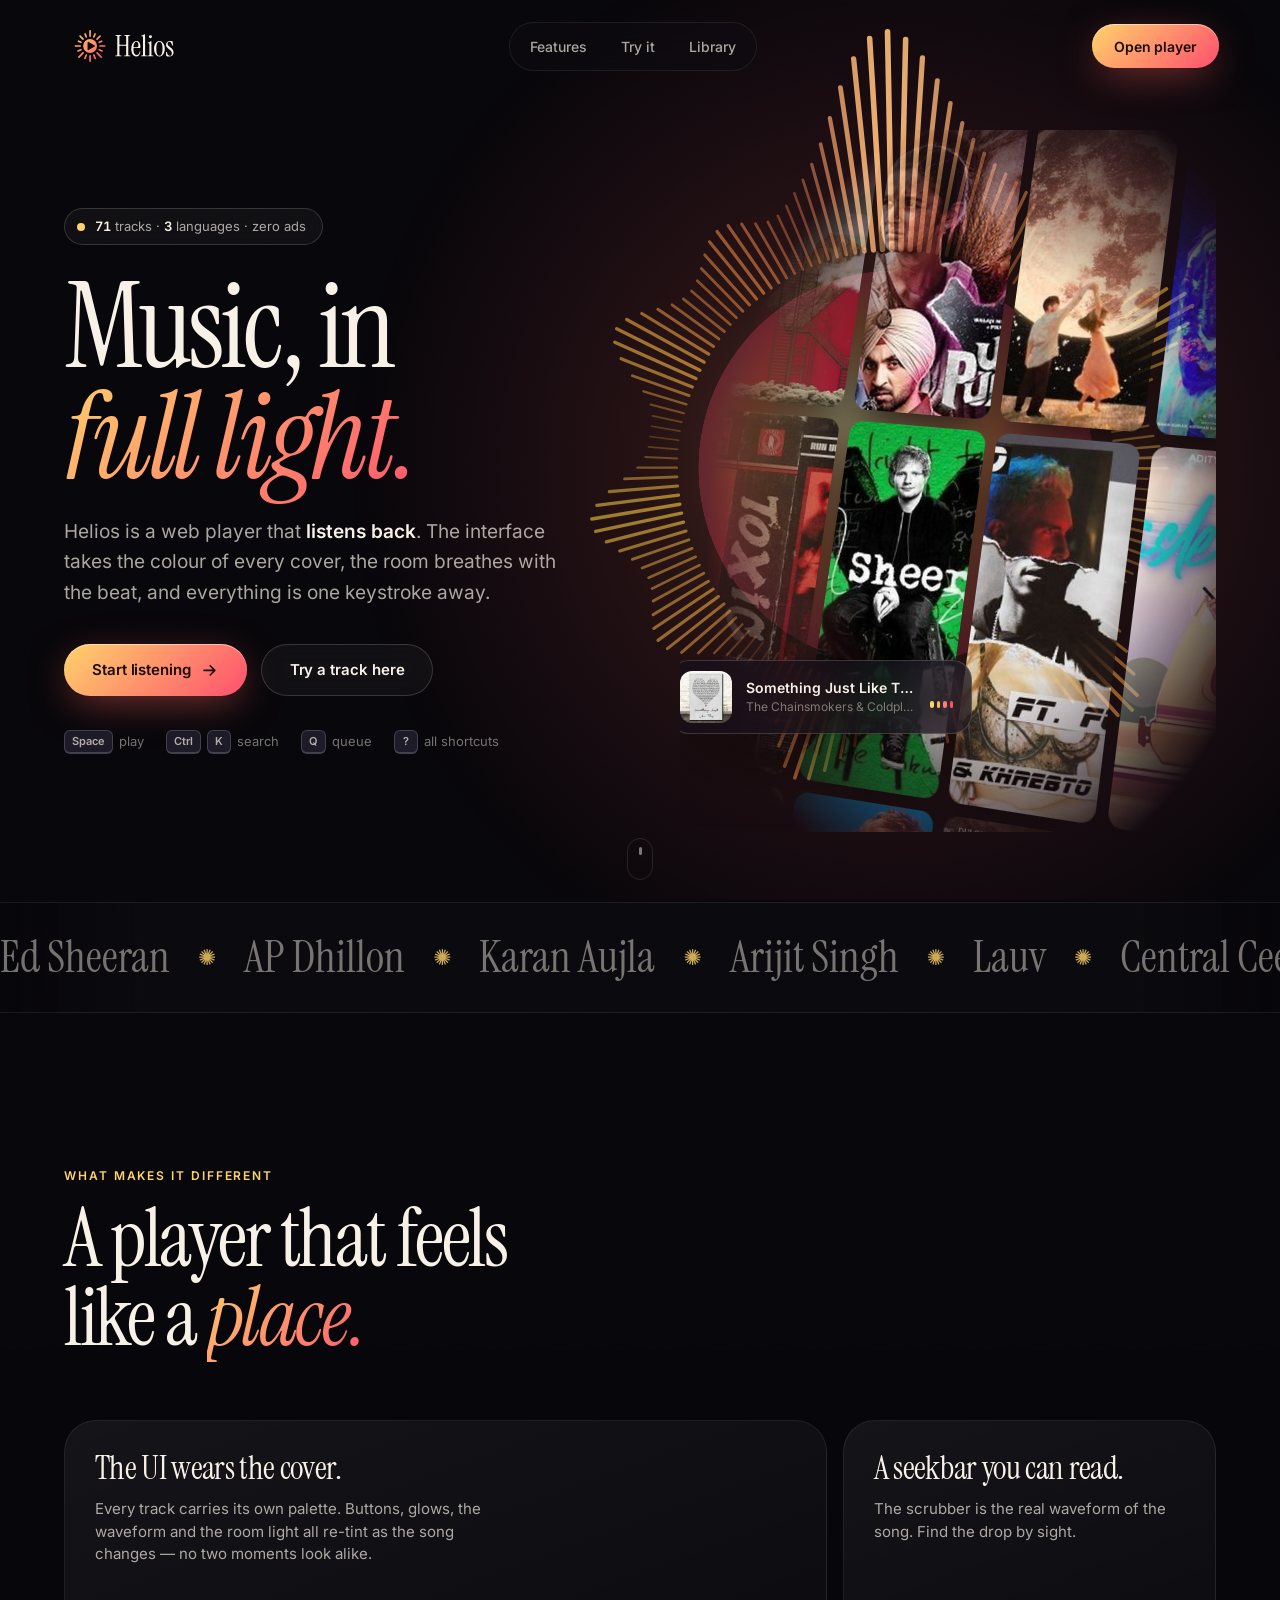
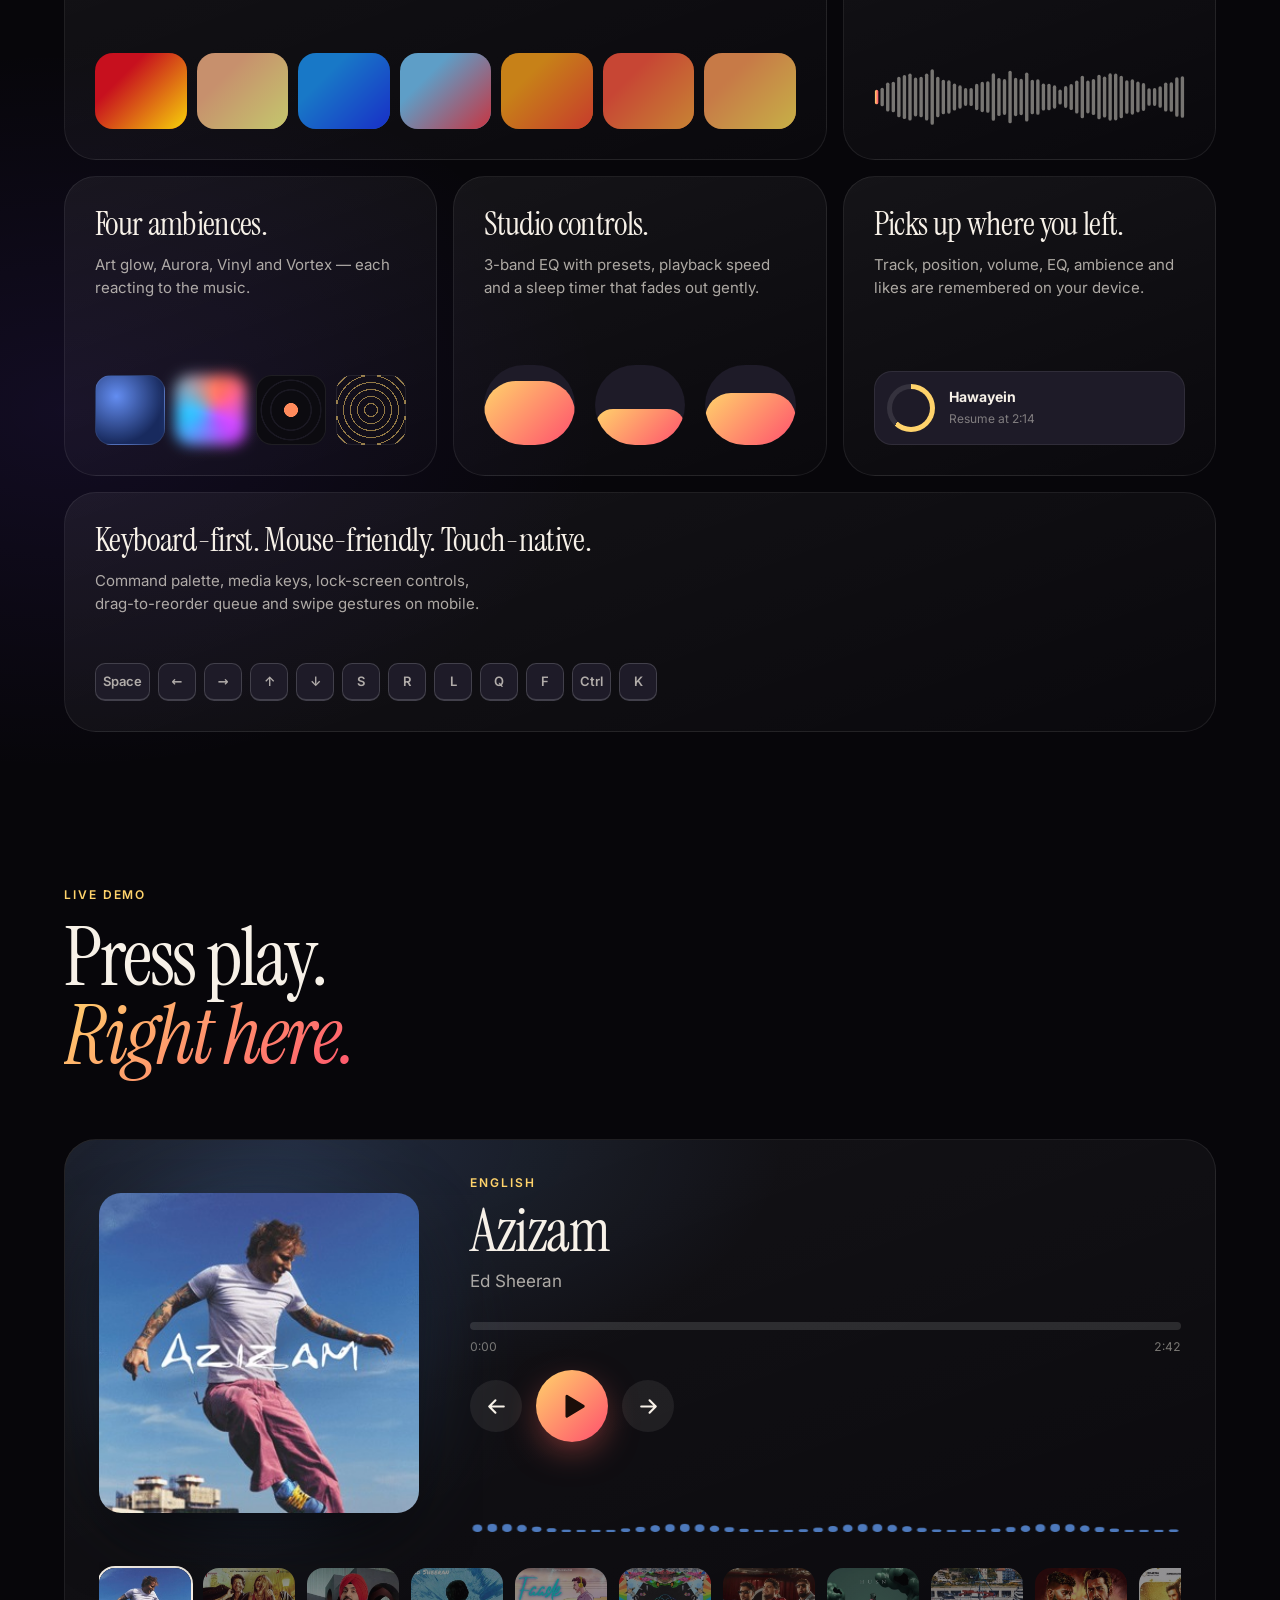
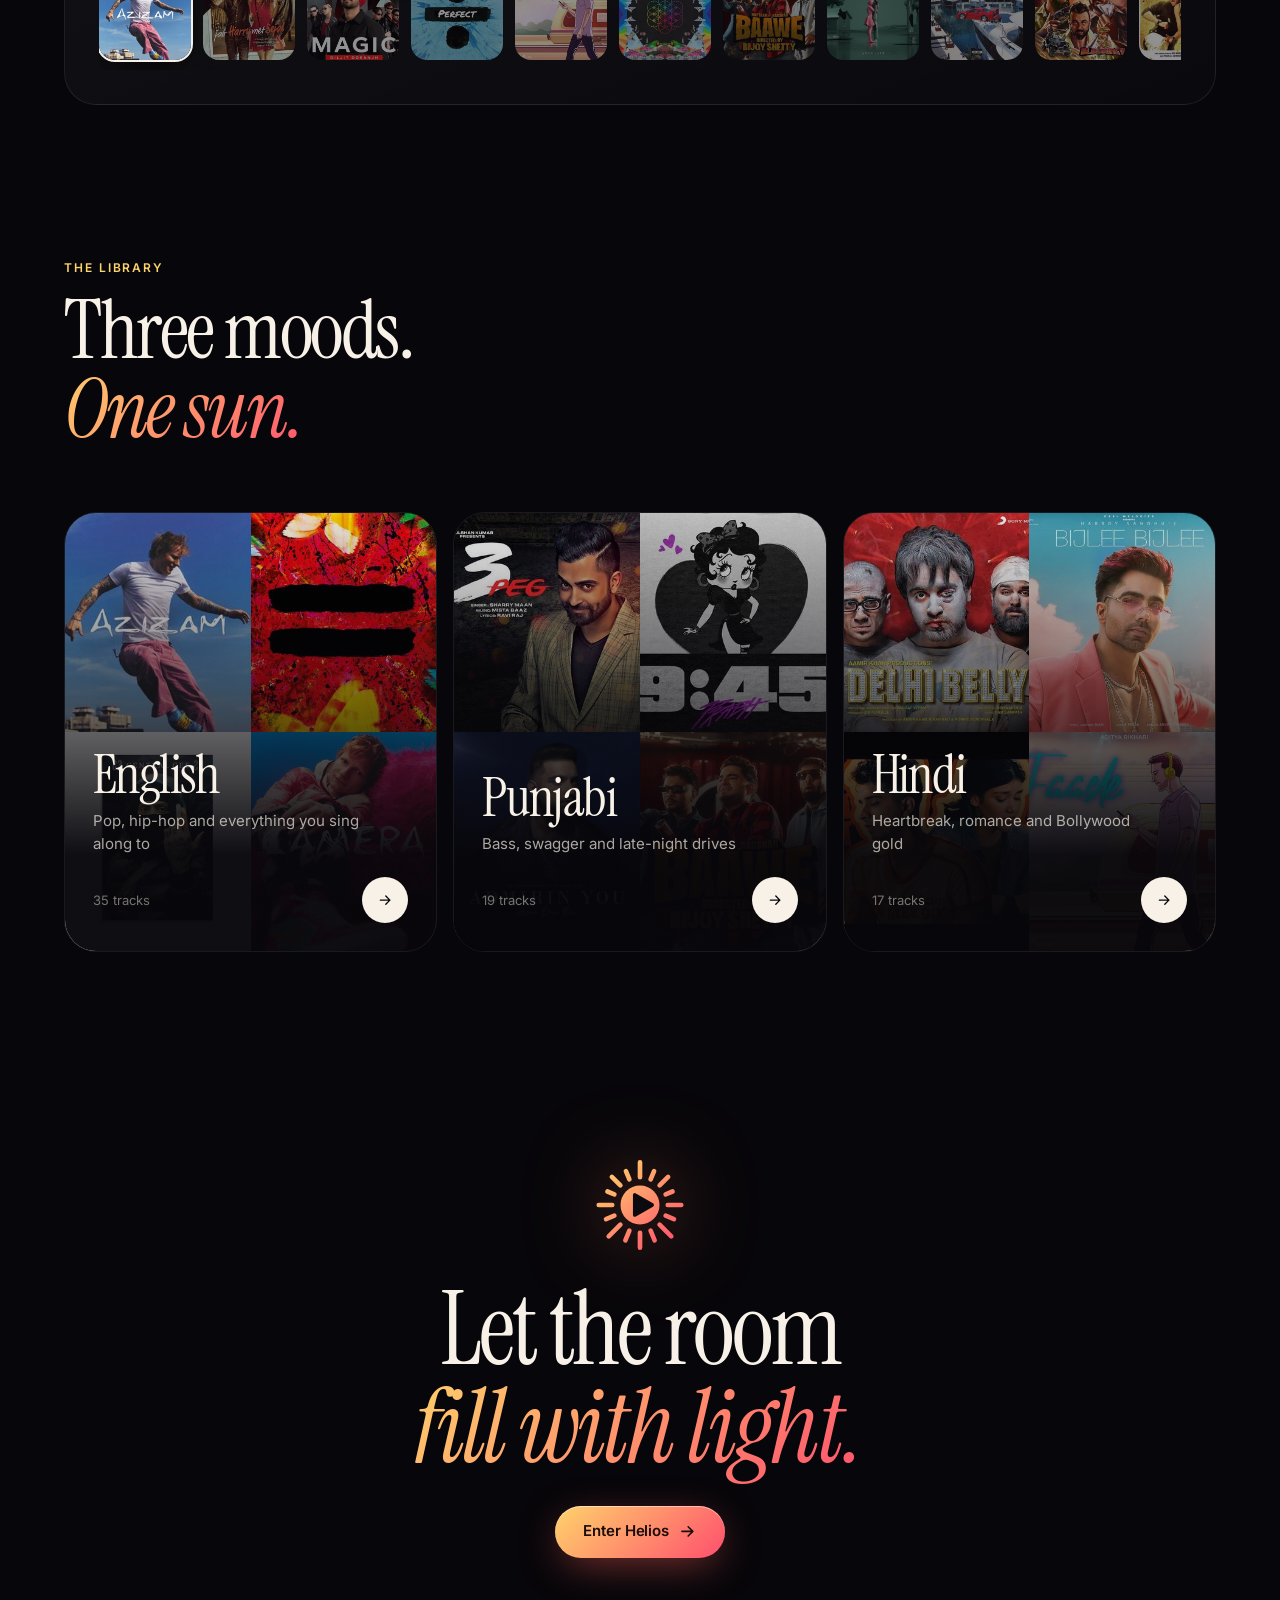
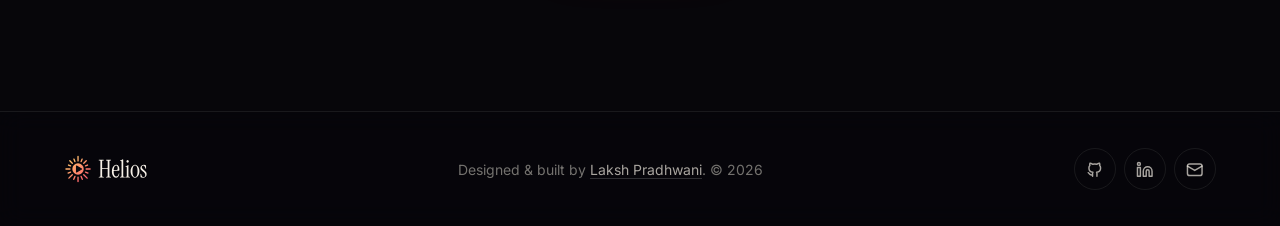
<file: index.html>
<!DOCTYPE html>
<html lang="en">
<head>
    <meta charset="UTF-8">
    <meta name="viewport" content="width=device-width, initial-scale=1, viewport-fit=cover">
    <title>Helios — Music, in full light</title>
    <meta name="description" content="Helios is an immersive web music player by Laksh Pradhwani. Adaptive colour that follows the cover art, four living ambiences, a real waveform seekbar, EQ, queue and a keyboard-first workflow.">
    <meta name="keywords" content="Helios, Helios Music Player, Laksh Pradhwani, web music player, audio visualizer, javascript music player, waveform, equalizer">
    <meta name="author" content="Laksh Pradhwani">
    <meta name="theme-color" content="#07060a">
    <link rel="canonical" href="https://music.lakshpradhwani.com/">

    <!-- Open Graph / Twitter -->
    <meta property="og:type" content="website">
    <meta property="og:site_name" content="Helios">
    <meta property="og:title" content="Helios — Music, in full light">
    <meta property="og:description" content="An immersive web music player. Adaptive colour, living ambiences, real waveform seekbar, EQ and a keyboard-first workflow.">
    <meta property="og:url" content="https://music.lakshpradhwani.com/">
    <meta property="og:image" content="https://music.lakshpradhwani.com/Assets/brand/og-image.png">
    <meta property="og:image:width" content="1200">
    <meta property="og:image:height" content="630">
    <meta name="twitter:card" content="summary_large_image">
    <meta name="twitter:title" content="Helios — Music, in full light">
    <meta name="twitter:description" content="An immersive web music player by Laksh Pradhwani.">
    <meta name="twitter:image" content="https://music.lakshpradhwani.com/Assets/brand/og-image.png">

    <link rel="icon" type="image/svg+xml" href="Assets/brand/favicon.svg">
    <link rel="icon" type="image/png" sizes="32x32" href="Assets/brand/favicon-32.png">
    <link rel="apple-touch-icon" href="Assets/brand/apple-touch-icon.png">
    <link rel="manifest" href="manifest.webmanifest">
    <link rel="preload" href="Assets/fonts/instrument-serif.woff2" as="font" type="font/woff2" crossorigin>
    <link rel="preload" href="Assets/fonts/inter-var.woff2" as="font" type="font/woff2" crossorigin>
    <link rel="stylesheet" href="css/base.css">
    <link rel="stylesheet" href="css/landing.css">
    <script>document.documentElement.classList.add('js')</script>

    <script type="application/ld+json">
    {
        "@context": "https://schema.org",
        "@type": "WebApplication",
        "name": "Helios Music Player",
        "url": "https://music.lakshpradhwani.com/",
        "applicationCategory": "MultimediaApplication",
        "operatingSystem": "Any (modern browser)",
        "author": { "@type": "Person", "name": "Laksh Pradhwani" },
        "offers": { "@type": "Offer", "price": "0", "priceCurrency": "USD" }
    }
    </script>
</head>
<body class="landing">

    <svg width="0" height="0" style="position:absolute" aria-hidden="true">
        <symbol id="i-arrow" viewBox="0 0 24 24"><path d="M5 12h14M13 6l6 6-6 6"/></symbol>
        <symbol id="i-play" viewBox="0 0 24 24"><path class="i-fill" d="M7 4.6v14.8a1 1 0 0 0 1.5.86l12.2-7.4a1 1 0 0 0 0-1.72L8.5 3.74A1 1 0 0 0 7 4.6Z"/></symbol>
        <symbol id="i-pause" viewBox="0 0 24 24"><rect class="i-fill" x="5.5" y="4" width="4.5" height="16" rx="1.4"/><rect class="i-fill" x="14" y="4" width="4.5" height="16" rx="1.4"/></symbol>
        <symbol id="i-github" viewBox="0 0 24 24"><path d="M9 19c-4.3 1.4-4.3-2.5-6-3m12 5v-3.5c0-1 .1-1.4-.5-2 2.8-.3 5.5-1.4 5.5-6a4.6 4.6 0 0 0-1.3-3.2 4.2 4.2 0 0 0-.1-3.2s-1.1-.3-3.5 1.3a12.3 12.3 0 0 0-6.2 0C6.5 2.8 5.4 3.1 5.4 3.1a4.2 4.2 0 0 0-.1 3.2A4.6 4.6 0 0 0 4 9.5c0 4.6 2.7 5.7 5.5 6-.6.6-.6 1.2-.5 2V21"/></symbol>
        <symbol id="i-linkedin" viewBox="0 0 24 24"><path d="M16 8a6 6 0 0 1 6 6v7h-4v-7a2 2 0 0 0-4 0v7h-4v-7a6 6 0 0 1 6-6ZM2 9h4v12H2zM4 6a2 2 0 1 0 0-4 2 2 0 0 0 0 4Z"/></symbol>
        <symbol id="i-mail" viewBox="0 0 24 24"><rect x="2" y="4" width="20" height="16" rx="3"/><path d="m22 7-10 6L2 7"/></symbol>
    </svg>

    <canvas id="sun" aria-hidden="true"></canvas>
    <div class="grain" aria-hidden="true"></div>

    <header class="nav" id="nav">
        <a href="index.html" class="brand" aria-label="Helios home">
            <img src="Assets/brand/helios-logo.svg" alt="Helios" height="34">
        </a>
        <nav class="nav-links" aria-label="Primary">
            <a href="#features">Features</a>
            <a href="#try">Try it</a>
            <a href="#library">Library</a>
        </nav>
        <a href="player.html" class="btn btn-sun nav-cta" data-enter>Open player</a>
    </header>

    <main>
        <!-- ============================ HERO ============================ -->
        <section class="hero" id="top">
            <div class="hero-copy">
                <p class="eyebrow reveal"><span class="live-dot"></span><span><b data-stat="tracks">71</b> tracks&nbsp;·&nbsp;<b data-stat="langs">3</b> languages&nbsp;·&nbsp;zero ads</span></p>
                <h1 class="reveal" style="--d:.08s">Music, in<br><em>full light.</em></h1>
                <p class="lede reveal" style="--d:.16s">Helios is a web player that <strong>listens back</strong>. The interface takes the colour of every cover, the room breathes with the beat, and everything is one keystroke away.</p>
                <div class="cta-row reveal" style="--d:.24s">
                    <a href="player.html" class="btn btn-sun" data-enter>Start listening <svg class="i"><use href="#i-arrow"/></svg></a>
                    <a href="#try" class="btn btn-ghost">Try a track here</a>
                </div>
                <ul class="hint-row reveal" style="--d:.32s" aria-label="Keyboard shortcuts">
                    <li><kbd>Space</kbd> play</li>
                    <li><kbd>Ctrl</kbd><kbd>K</kbd> search</li>
                    <li><kbd>Q</kbd> queue</li>
                    <li><kbd>?</kbd> all shortcuts</li>
                </ul>
            </div>

            <div class="hero-stage" aria-hidden="true">
                <div class="wall" id="wall"></div>
                <div class="float-card" id="float-card">
                    <img id="fc-cover" alt="" width="52" height="52">
                    <div class="fc-meta"><b id="fc-title">—</b><span id="fc-artist">—</span></div>
                    <div class="eq"><i></i><i></i><i></i><i></i></div>
                </div>
            </div>

            <a href="#features" class="scroll-cue" aria-label="Scroll to features"><span></span></a>
        </section>

        <!-- =========================== MARQUEE =========================== -->
        <section class="marquee" aria-label="Artists in the library">
            <div class="marquee-track" id="marquee"></div>
        </section>

        <!-- =========================== FEATURES ========================== -->
        <section class="section" id="features">
            <header class="section-head reveal">
                <p class="kicker">What makes it different</p>
                <h2>A player that feels<br>like a <em>place.</em></h2>
            </header>

            <div class="bento">
                <article class="card card-lg reveal" data-card="color">
                    <div class="card-body">
                        <h3>The UI wears the cover.</h3>
                        <p>Every track carries its own palette. Buttons, glows, the waveform and the room light all re-tint as the song changes — no two moments look alike.</p>
                    </div>
                    <div class="swatches" id="swatches" aria-hidden="true"></div>
                </article>

                <article class="card reveal" style="--d:.06s" data-card="wave">
                    <div class="card-body">
                        <h3>A seekbar you can read.</h3>
                        <p>The scrubber is the real waveform of the song. Find the drop by sight.</p>
                    </div>
                    <svg class="mini-wave" id="mini-wave" viewBox="0 0 200 48" preserveAspectRatio="none" aria-hidden="true"></svg>
                </article>

                <article class="card reveal" style="--d:.12s" data-card="ambience">
                    <div class="card-body">
                        <h3>Four ambiences.</h3>
                        <p>Art glow, Aurora, Vinyl and Vortex — each reacting to the music.</p>
                    </div>
                    <div class="amb-row" aria-hidden="true">
                        <span class="amb amb-art"></span><span class="amb amb-aurora"></span><span class="amb amb-vinyl"></span><span class="amb amb-vortex"></span>
                    </div>
                </article>

                <article class="card reveal" style="--d:.06s" data-card="eq">
                    <div class="card-body">
                        <h3>Studio controls.</h3>
                        <p>3-band EQ with presets, playback speed and a sleep timer that fades out gently.</p>
                    </div>
                    <div class="knobs" aria-hidden="true"><i style="--v:.8"></i><i style="--v:.45"></i><i style="--v:.65"></i></div>
                </article>

                <article class="card reveal" style="--d:.18s" data-card="resume">
                    <div class="card-body">
                        <h3>Picks up where you left.</h3>
                        <p>Track, position, volume, EQ, ambience and likes are remembered on your device.</p>
                    </div>
                    <div class="resume" aria-hidden="true"><span class="ring"></span><div><b>Hawayein</b><span>Resume at 2:14</span></div></div>
                </article>

                <article class="card card-wide reveal" style="--d:.12s" data-card="keys">
                    <div class="card-body">
                        <h3>Keyboard-first. Mouse-friendly. Touch-native.</h3>
                        <p>Command palette, media keys, lock-screen controls, drag-to-reorder queue and swipe gestures on mobile.</p>
                    </div>
                    <div class="keys" aria-hidden="true">
                        <kbd>Space</kbd><kbd>←</kbd><kbd>→</kbd><kbd>↑</kbd><kbd>↓</kbd><kbd>S</kbd><kbd>R</kbd><kbd>L</kbd><kbd>Q</kbd><kbd>F</kbd><kbd>Ctrl</kbd><kbd>K</kbd>
                    </div>
                </article>
            </div>
        </section>

        <!-- ============================ TRY IT ============================ -->
        <section class="section try" id="try">
            <header class="section-head reveal">
                <p class="kicker">Live demo</p>
                <h2>Press play.<br><em>Right here.</em></h2>
            </header>

            <div class="demo reveal">
                <div class="demo-main">
                    <div class="demo-art"><img id="demo-cover" alt="" width="360" height="360"><span class="demo-glow" id="demo-glow"></span></div>
                    <div class="demo-info">
                        <p class="kicker" id="demo-lang">English</p>
                        <h3 id="demo-title">—</h3>
                        <p id="demo-artist" class="demo-artist">—</p>
                        <div class="demo-bar" id="demo-bar" role="slider" tabindex="0" aria-label="Seek" aria-valuemin="0" aria-valuemax="100" aria-valuenow="0"><i id="demo-fill"></i></div>
                        <div class="demo-times"><span id="demo-cur">0:00</span><span id="demo-dur">0:00</span></div>
                        <div class="demo-ctrl">
                            <button class="round" id="demo-prev" aria-label="Previous"><svg class="i flip"><use href="#i-arrow"/></svg></button>
                            <button class="round round-big" id="demo-play" aria-label="Play"><svg class="i i-fill" id="demo-play-icon"><use href="#i-play"/></svg></button>
                            <button class="round" id="demo-next" aria-label="Next"><svg class="i"><use href="#i-arrow"/></svg></button>
                        </div>
                        <canvas id="demo-viz" width="640" height="96" aria-hidden="true"></canvas>
                    </div>
                </div>
                <div class="demo-picks" id="demo-picks" role="listbox" aria-label="Pick a track"></div>
            </div>
        </section>

        <!-- ============================ LIBRARY ============================ -->
        <section class="section" id="library">
            <header class="section-head reveal">
                <p class="kicker">The library</p>
                <h2>Three moods.<br><em>One sun.</em></h2>
            </header>
            <div class="lib-grid" id="lib-grid"></div>
        </section>

        <!-- ============================== CTA ============================== -->
        <section class="final">
            <img class="final-mark reveal" src="Assets/brand/helios-mark.svg" alt="" width="96" height="96">
            <h2 class="reveal" style="--d:.06s">Let the room<br><em>fill with light.</em></h2>
            <a href="player.html" class="btn btn-sun reveal" style="--d:.12s" data-enter>Enter Helios <svg class="i"><use href="#i-arrow"/></svg></a>
        </section>
    </main>

    <footer class="footer">
        <div class="footer-inner">
            <img src="Assets/brand/helios-logo.svg" alt="Helios" height="28">
            <p>Designed &amp; built by <a href="https://github.com/TheRealLaksh" rel="noopener">Laksh Pradhwani</a>. &copy; <span id="year">2025</span></p>
            <div class="social">
                <a href="https://github.com/TheRealLaksh" aria-label="GitHub" rel="noopener"><svg class="i"><use href="#i-github"/></svg></a>
                <a href="https://www.linkedin.com/in/laksh-pradhwani" aria-label="LinkedIn" rel="noopener"><svg class="i"><use href="#i-linkedin"/></svg></a>
                <a href="mailto:laksh.pradhwani@gmail.com" aria-label="Email"><svg class="i"><use href="#i-mail"/></svg></a>
            </div>
        </div>
    </footer>

    <script src="js/data.js"></script>
    <script src="js/landing.js"></script>
</body>
</html>
</file>
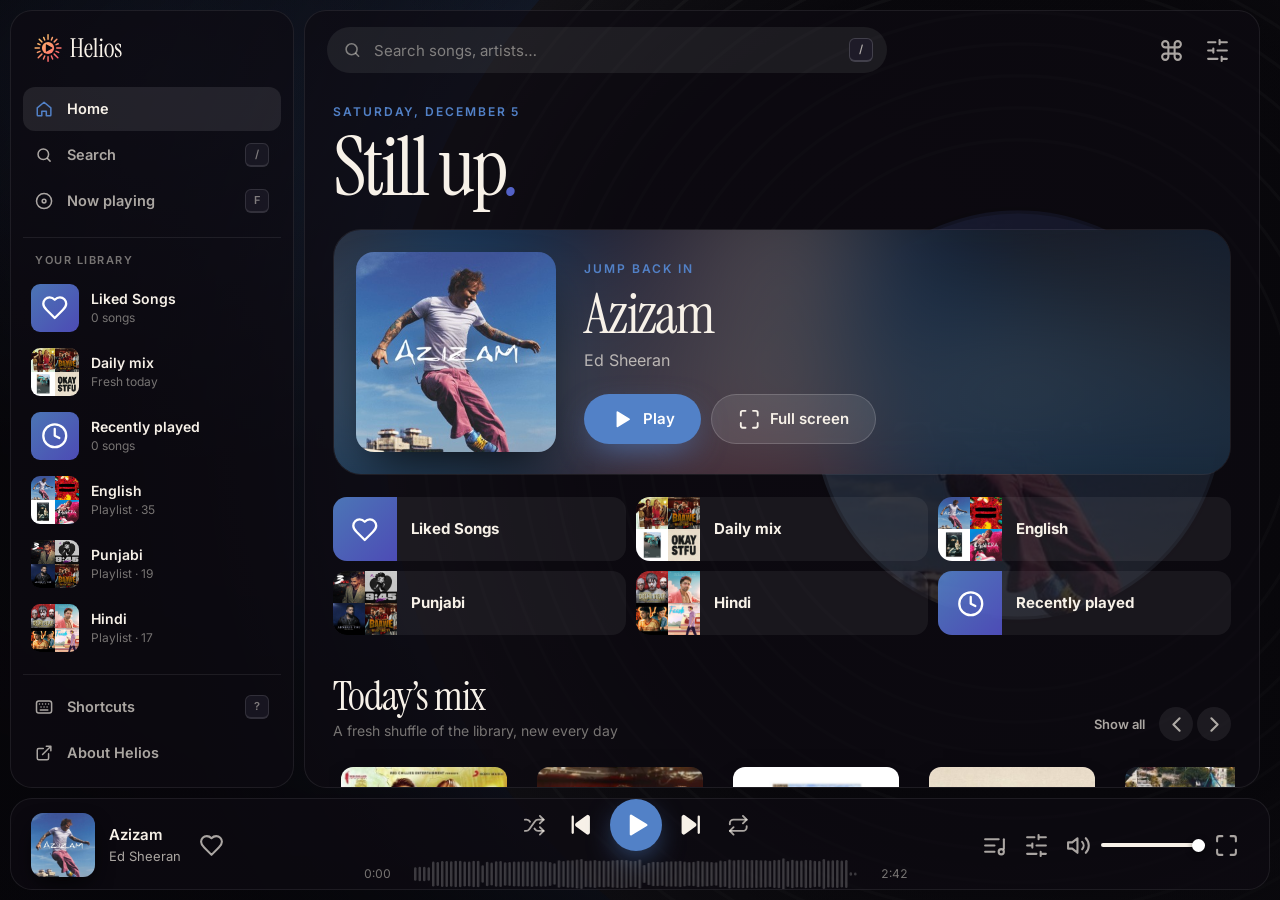
<file: player.html>
<!DOCTYPE html>
<html lang="en">
<head>
    <meta charset="UTF-8">
    <meta name="viewport" content="width=device-width, initial-scale=1, viewport-fit=cover">
    <title>Helios — Player</title>
    <meta name="description" content="The Helios player: adaptive colour that follows the cover, four living ambiences, a real waveform seekbar, 3-band EQ, queue, sleep timer and a command palette.">
    <meta name="author" content="Laksh Pradhwani">
    <meta name="theme-color" content="#07060a">
    <link rel="canonical" href="https://music.lakshpradhwani.com/player.html">
    <meta property="og:type" content="website">
    <meta property="og:site_name" content="Helios">
    <meta property="og:title" content="Helios Player">
    <meta property="og:description" content="An immersive web music player. Adaptive colour, living ambiences, real waveform seekbar and EQ.">
    <meta property="og:url" content="https://music.lakshpradhwani.com/player.html">
    <meta property="og:image" content="https://music.lakshpradhwani.com/Assets/brand/og-image.png">
    <meta name="twitter:card" content="summary_large_image">
    <meta name="twitter:image" content="https://music.lakshpradhwani.com/Assets/brand/og-image.png">

    <link rel="icon" type="image/svg+xml" href="Assets/brand/favicon.svg">
    <link rel="icon" type="image/png" sizes="32x32" href="Assets/brand/favicon-32.png">
    <link rel="apple-touch-icon" href="Assets/brand/apple-touch-icon.png">
    <link rel="manifest" href="manifest.webmanifest">
    <meta name="mobile-web-app-capable" content="yes">
    <meta name="apple-mobile-web-app-capable" content="yes">
    <meta name="apple-mobile-web-app-status-bar-style" content="black-translucent">
    <link rel="preload" href="Assets/fonts/inter-var.woff2" as="font" type="font/woff2" crossorigin>
    <link rel="preload" href="Assets/fonts/instrument-serif.woff2" as="font" type="font/woff2" crossorigin>
    <link rel="stylesheet" href="css/base.css">
    <link rel="stylesheet" href="css/player.css">
</head>
<body class="app">

<!-- ====================== ICON SPRITE ====================== -->
<svg width="0" height="0" style="position:absolute" aria-hidden="true" focusable="false">
    <symbol id="i-home" viewBox="0 0 24 24"><path d="M3 10.5 12 3l9 7.5V20a1 1 0 0 1-1 1h-5v-6H9v6H4a1 1 0 0 1-1-1z"/></symbol>
    <symbol id="i-search" viewBox="0 0 24 24"><circle cx="11" cy="11" r="7"/><path d="m20 20-3.5-3.5"/></symbol>
    <symbol id="i-library" viewBox="0 0 24 24"><path d="m16 6 4 14M12 6v14M8 8v12M4 4v16"/></symbol>
    <symbol id="i-heart" viewBox="0 0 24 24"><path d="M19 14c1.49-1.46 3-3.21 3-5.5A5.5 5.5 0 0 0 16.5 3c-1.76 0-3 .5-4.5 2-1.5-1.5-2.74-2-4.5-2A5.5 5.5 0 0 0 2 8.5c0 2.3 1.5 4.05 3 5.5l7 7Z"/></symbol>
    <symbol id="i-play" viewBox="0 0 24 24"><path d="M7 4.6v14.8a1 1 0 0 0 1.5.86l12.2-7.4a1 1 0 0 0 0-1.72L8.5 3.74A1 1 0 0 0 7 4.6Z" fill="currentColor" stroke="none"/></symbol>
    <symbol id="i-pause" viewBox="0 0 24 24"><rect x="5.5" y="4" width="4.5" height="16" rx="1.4" fill="currentColor" stroke="none"/><rect x="14" y="4" width="4.5" height="16" rx="1.4" fill="currentColor" stroke="none"/></symbol>
    <symbol id="i-prev" viewBox="0 0 24 24"><path d="M19 5.2v13.6a.8.8 0 0 1-1.25.66L8.4 12.66a.8.8 0 0 1 0-1.32l9.35-6.8A.8.8 0 0 1 19 5.2Z" fill="currentColor"/><path d="M5 5v14"/></symbol>
    <symbol id="i-next" viewBox="0 0 24 24"><path d="M5 5.2v13.6a.8.8 0 0 0 1.25.66l9.35-6.8a.8.8 0 0 0 0-1.32l-9.35-6.8A.8.8 0 0 0 5 5.2Z" fill="currentColor"/><path d="M19 5v14"/></symbol>
    <symbol id="i-shuffle" viewBox="0 0 24 24"><path d="M2 18h1.4c1.3 0 2.5-.6 3.3-1.7l6.1-8.6c.7-1.1 2-1.7 3.3-1.7H22"/><path d="m18 2 4 4-4 4"/><path d="M2 6h1.9c1.5 0 2.9.9 3.6 2.2"/><path d="M22 18h-5.9c-1.3 0-2.6-.7-3.3-1.8l-.5-.8"/><path d="m18 14 4 4-4 4"/></symbol>
    <symbol id="i-repeat" viewBox="0 0 24 24"><path d="m17 2 4 4-4 4"/><path d="M3 11v-1a4 4 0 0 1 4-4h14"/><path d="m7 22-4-4 4-4"/><path d="M21 13v1a4 4 0 0 1-4 4H3"/></symbol>
    <symbol id="i-repeat-1" viewBox="0 0 24 24"><path d="m17 2 4 4-4 4"/><path d="M3 11v-1a4 4 0 0 1 4-4h14"/><path d="m7 22-4-4 4-4"/><path d="M21 13v1a4 4 0 0 1-4 4H3"/><path d="M11 10h1v4"/></symbol>
    <symbol id="i-vol-2" viewBox="0 0 24 24"><path d="M11 5 6 9H2v6h4l5 4z"/><path d="M15.5 8.5a5 5 0 0 1 0 7"/><path d="M19 5a10 10 0 0 1 0 14"/></symbol>
    <symbol id="i-vol-1" viewBox="0 0 24 24"><path d="M11 5 6 9H2v6h4l5 4z"/><path d="M15.5 8.5a5 5 0 0 1 0 7"/></symbol>
    <symbol id="i-vol-x" viewBox="0 0 24 24"><path d="M11 5 6 9H2v6h4l5 4z"/><path d="m22 9-6 6M16 9l6 6"/></symbol>
    <symbol id="i-queue" viewBox="0 0 24 24"><path d="M21 15V6"/><circle cx="18.5" cy="18" r="2.5"/><path d="M12 12H3M16 6H3M12 18H3"/></symbol>
    <symbol id="i-more" viewBox="0 0 24 24"><circle cx="12" cy="12" r="1.2" fill="currentColor"/><circle cx="19" cy="12" r="1.2" fill="currentColor"/><circle cx="5" cy="12" r="1.2" fill="currentColor"/></symbol>
    <symbol id="i-x" viewBox="0 0 24 24"><path d="M18 6 6 18M6 6l12 12"/></symbol>
    <symbol id="i-down" viewBox="0 0 24 24"><path d="m6 9 6 6 6-6"/></symbol>
    <symbol id="i-right" viewBox="0 0 24 24"><path d="m9 6 6 6-6 6"/></symbol>
    <symbol id="i-left" viewBox="0 0 24 24"><path d="m15 6-6 6 6 6"/></symbol>
    <symbol id="i-tune" viewBox="0 0 24 24"><path d="M21 4h-7M10 4H3M21 12h-9M8 12H3M21 20h-5M12 20H3M14 2v4M8 10v4M16 18v4"/></symbol>
    <symbol id="i-keyboard" viewBox="0 0 24 24"><rect x="2" y="4" width="20" height="16" rx="3"/><path d="M6 8h.01M10 8h.01M14 8h.01M18 8h.01M8 12h.01M12 12h.01M16 12h.01M7 16h10"/></symbol>
    <symbol id="i-plus" viewBox="0 0 24 24"><path d="M5 12h14M12 5v14"/></symbol>
    <symbol id="i-sun" viewBox="0 0 24 24"><circle cx="12" cy="12" r="4"/><path d="M12 2v2M12 20v2M4.9 4.9l1.4 1.4M17.7 17.7l1.4 1.4M2 12h2M20 12h2M6.3 17.7l-1.4 1.4M19.1 4.9l-1.4 1.4"/></symbol>
    <symbol id="i-link" viewBox="0 0 24 24"><path d="M10 13a5 5 0 0 0 7.54.54l3-3a5 5 0 0 0-7.07-7.07l-1.72 1.71"/><path d="M14 11a5 5 0 0 0-7.54-.54l-3 3a5 5 0 0 0 7.07 7.07l1.71-1.71"/></symbol>
    <symbol id="i-moon" viewBox="0 0 24 24"><path d="M12 3a6 6 0 0 0 9 9 9 9 0 1 1-9-9Z"/></symbol>
    <symbol id="i-gauge" viewBox="0 0 24 24"><path d="m12 14 4-4"/><path d="M3.34 19a10 10 0 1 1 17.32 0"/></symbol>
    <symbol id="i-eq" viewBox="0 0 24 24"><path d="M2 10v3M6 6v11M10 3v18M14 8v7M18 5v13M22 10v3"/></symbol>
    <symbol id="i-expand" viewBox="0 0 24 24"><path d="M8 3H5a2 2 0 0 0-2 2v3M21 8V5a2 2 0 0 0-2-2h-3M3 16v3a2 2 0 0 0 2 2h3M16 21h3a2 2 0 0 0 2-2v-3"/></symbol>
    <symbol id="i-clock" viewBox="0 0 24 24"><circle cx="12" cy="12" r="10"/><path d="M12 6v6l4 2"/></symbol>
    <symbol id="i-disc" viewBox="0 0 24 24"><circle cx="12" cy="12" r="10"/><circle cx="12" cy="12" r="2.5"/></symbol>
    <symbol id="i-trash" viewBox="0 0 24 24"><path d="M3 6h18M19 6v14a2 2 0 0 1-2 2H7a2 2 0 0 1-2-2V6M8 6V4a2 2 0 0 1 2-2h4a2 2 0 0 1 2 2v2"/></symbol>
    <symbol id="i-grip" viewBox="0 0 24 24"><circle cx="9" cy="5" r="1.3" fill="currentColor"/><circle cx="9" cy="12" r="1.3" fill="currentColor"/><circle cx="9" cy="19" r="1.3" fill="currentColor"/><circle cx="15" cy="5" r="1.3" fill="currentColor"/><circle cx="15" cy="12" r="1.3" fill="currentColor"/><circle cx="15" cy="19" r="1.3" fill="currentColor"/></symbol>
    <symbol id="i-check" viewBox="0 0 24 24"><path d="M20 6 9 17l-5-5"/></symbol>
    <symbol id="i-wand" viewBox="0 0 24 24"><path d="M15 6v12a3 3 0 1 0 3-3H6a3 3 0 1 0 3 3V6a3 3 0 1 0-3 3h12a3 3 0 1 0-3-3"/></symbol>
    <symbol id="i-external" viewBox="0 0 24 24"><path d="M15 3h6v6M10 14 21 3M18 13v6a2 2 0 0 1-2 2H5a2 2 0 0 1-2-2V8a2 2 0 0 1 2-2h6"/></symbol>
    <symbol id="i-user" viewBox="0 0 24 24"><circle cx="12" cy="8" r="4"/><path d="M4 21a8 8 0 0 1 16 0"/></symbol>
</svg>

<!-- ====================== AMBIENCE (fixed backdrop) ====================== -->
<div id="ambience" aria-hidden="true">
    <div class="amb-layer amb-art is-on" id="amb-art-a"></div>
    <div class="amb-layer amb-art" id="amb-art-b"></div>
    <div class="amb-layer amb-aurora" id="amb-aurora"><i></i><i></i><i></i><i></i></div>
    <div class="amb-layer amb-vinyl" id="amb-vinyl">
        <svg viewBox="0 0 400 400" id="vinyl-svg">
            <defs>
                <clipPath id="vinyl-clip"><circle cx="200" cy="200" r="64"/></clipPath>
                <radialGradient id="vinyl-sheen" cx="50%" cy="50%" r="50%"><stop offset="0" stop-color="#fff" stop-opacity="0"/><stop offset=".7" stop-color="#fff" stop-opacity="0"/><stop offset="1" stop-color="#fff" stop-opacity=".07"/></radialGradient>
            </defs>
            <circle cx="200" cy="200" r="198" fill="#0a090d"/>
            <g fill="none" stroke="#fff" stroke-opacity=".05">
                <circle cx="200" cy="200" r="186"/><circle cx="200" cy="200" r="176"/><circle cx="200" cy="200" r="166"/><circle cx="200" cy="200" r="156"/><circle cx="200" cy="200" r="146"/><circle cx="200" cy="200" r="136"/><circle cx="200" cy="200" r="126"/><circle cx="200" cy="200" r="116"/><circle cx="200" cy="200" r="106"/><circle cx="200" cy="200" r="96"/><circle cx="200" cy="200" r="86"/>
            </g>
            <circle cx="200" cy="200" r="198" fill="url(#vinyl-sheen)"/>
            <image id="vinyl-label" href="" x="136" y="136" width="128" height="128" clip-path="url(#vinyl-clip)" preserveAspectRatio="xMidYMid slice"/>
            <circle cx="200" cy="200" r="64" fill="none" stroke="#000" stroke-opacity=".35" stroke-width="2"/>
            <circle cx="200" cy="200" r="5" fill="#0a090d"/>
        </svg>
    </div>
    <canvas class="amb-layer amb-vortex" id="amb-vortex"></canvas>
    <div class="amb-scrim"></div>
</div>

<!-- ====================== APP SHELL ====================== -->
<div class="shell" id="shell">

    <!-- Sidebar (desktop + tablet) -->
    <aside class="sidebar" id="sidebar" aria-label="Library">
        <a href="index.html" class="side-brand" aria-label="Helios home">
            <img src="Assets/brand/helios-mark.svg" alt="" width="34" height="34">
            <img src="Assets/brand/helios-logo.svg" alt="Helios" class="side-wordmark" height="26">
        </a>

        <nav class="side-nav" aria-label="Main">
            <a href="#/home" class="nav-item" data-nav="home"><svg class="i"><use href="#i-home"/></svg><span>Home</span></a>
            <button class="nav-item" id="nav-search" type="button"><svg class="i"><use href="#i-search"/></svg><span>Search</span><kbd>/</kbd></button>
            <button class="nav-item" id="nav-np" type="button"><svg class="i"><use href="#i-disc"/></svg><span>Now playing</span><kbd>F</kbd></button>
        </nav>

        <div class="side-section">
            <h2 class="side-title">Your library</h2>
            <ul class="side-list" id="side-lib"></ul>
        </div>

        <div class="side-foot">
            <button class="nav-item" id="open-shortcuts" type="button"><svg class="i"><use href="#i-keyboard"/></svg><span>Shortcuts</span><kbd>?</kbd></button>
            <a href="index.html" class="nav-item"><svg class="i"><use href="#i-external"/></svg><span>About Helios</span></a>
        </div>
    </aside>

    <!-- Main column -->
    <main class="main" id="main">
        <header class="topbar">
            <a href="index.html" class="top-logo" aria-label="Helios home"><img src="Assets/brand/helios-mark.svg" alt="" width="30" height="30"></a>
            <div class="search" role="search">
                <svg class="i"><use href="#i-search"/></svg>
                <input id="search-input" type="search" placeholder="Search songs, artists…" autocomplete="off" spellcheck="false" aria-label="Search songs and artists">
                <button class="search-clear" id="search-clear" type="button" aria-label="Clear search" hidden><svg class="i"><use href="#i-x"/></svg></button>
                <kbd class="search-kbd" aria-hidden="true">/</kbd>
            </div>
            <div class="top-actions">
                <button class="icon-btn" id="btn-palette" type="button" aria-label="Command palette (Ctrl K)" title="Command palette  Ctrl K"><svg class="i"><use href="#i-wand"/></svg></button>
                <button class="icon-btn" id="btn-tune-top" type="button" aria-label="Tune: ambience, EQ, speed, sleep timer" title="Tune  T"><svg class="i"><use href="#i-tune"/></svg></button>
            </div>
        </header>
        <div class="view-scroll" id="scroller">
            <div class="view" id="view" tabindex="-1"></div>
        </div>
    </main>

    <!-- Queue panel -->
    <aside class="queue" id="queue-panel" aria-label="Queue" aria-hidden="true" inert>
        <header class="panel-head">
            <h2>Queue</h2>
            <button class="icon-btn" data-close="queue" type="button" aria-label="Close queue"><svg class="i"><use href="#i-x"/></svg></button>
        </header>
        <div class="panel-body" id="queue-body"></div>
    </aside>

    <!-- Player bar / mini player -->
    <footer class="bar" id="bar" aria-label="Player">
        <div class="bar-left">
        <div class="bar-track" id="bar-open" role="button" tabindex="0" aria-label="Open now playing">
            <div class="bar-cover"><img id="bar-cover" alt="" width="64" height="64"><span class="bar-eq" aria-hidden="true"><i></i><i></i><i></i></span></div>
            <div class="bar-meta">
                <div class="marq"><b id="bar-title">Nothing playing</b></div>
                <span id="bar-artist">Pick something warm</span>
            </div>
        </div>
        <button class="icon-btn like-btn" id="bar-like" type="button" aria-label="Like" aria-pressed="false"><svg class="i"><use href="#i-heart"/></svg></button>
        </div>

        <div class="bar-center">
            <div class="transport">
                <button class="icon-btn t-small" id="btn-shuffle" type="button" aria-label="Shuffle" aria-pressed="false" title="Shuffle  S"><svg class="i"><use href="#i-shuffle"/></svg></button>
                <button class="icon-btn t-skip" id="btn-prev" type="button" aria-label="Previous" title="Previous  Shift+←"><svg class="i"><use href="#i-prev"/></svg></button>
                <button class="play-btn" id="btn-play" type="button" aria-label="Play" title="Play / pause  Space"><svg class="i"><use href="#i-play"/></svg></button>
                <button class="icon-btn t-skip" id="btn-next" type="button" aria-label="Next" title="Next  Shift+→"><svg class="i"><use href="#i-next"/></svg></button>
                <button class="icon-btn t-small" id="btn-repeat" type="button" aria-label="Repeat: off" aria-pressed="false" title="Repeat  R"><svg class="i"><use href="#i-repeat"/></svg></button>
            </div>
            <div class="seek-row">
                <span class="time" id="bar-cur">0:00</span>
                <div class="wave wave-bar" id="wave-bar" role="slider" tabindex="0" aria-label="Seek" aria-valuemin="0" aria-valuemax="100" aria-valuenow="0" aria-valuetext="0:00 of 0:00"><canvas></canvas><span class="wave-tip" hidden>0:00</span></div>
                <span class="time" id="bar-dur">0:00</span>
            </div>
        </div>

        <div class="bar-right">
            <button class="icon-btn" id="btn-queue" type="button" aria-label="Queue" aria-pressed="false" title="Queue  Q"><svg class="i"><use href="#i-queue"/></svg><span class="badge" id="queue-badge" hidden>0</span></button>
            <button class="icon-btn" id="btn-tune" type="button" aria-label="Tune" title="Tune  T"><svg class="i"><use href="#i-tune"/></svg></button>
            <div class="vol">
                <button class="icon-btn" id="btn-mute" type="button" aria-label="Mute" title="Mute  M"><svg class="i"><use href="#i-vol-2"/></svg></button>
                <input type="range" id="vol" min="0" max="1" step="0.01" value="1" aria-label="Volume">
            </div>
            <button class="icon-btn" id="btn-expand" type="button" aria-label="Open now playing" title="Now playing  F"><svg class="i"><use href="#i-expand"/></svg></button>
        </div>

        <!-- mobile mini controls -->
        <div class="mini-ctrl">
            <button class="icon-btn" id="mini-play" type="button" aria-label="Play"><svg class="i"><use href="#i-play"/></svg></button>
            <button class="icon-btn" id="mini-next" type="button" aria-label="Next"><svg class="i"><use href="#i-next"/></svg></button>
        </div>
        <div class="mini-progress" aria-hidden="true"><i id="mini-fill"></i></div>
    </footer>

    <!-- Mobile tab bar -->
    <nav class="tabbar" id="tabbar" aria-label="Main">
        <a href="#/home" data-nav="home"><svg class="i"><use href="#i-home"/></svg><span>Home</span></a>
        <a href="#/search" data-nav="search"><svg class="i"><use href="#i-search"/></svg><span>Search</span></a>
        <a href="#/library" data-nav="library"><svg class="i"><use href="#i-library"/></svg><span>Library</span></a>
        <a href="#/liked" data-nav="liked"><svg class="i"><use href="#i-heart"/></svg><span>Liked</span></a>
    </nav>
</div>

<!-- ====================== NOW PLAYING ====================== -->
<section class="np" id="np" aria-label="Now playing" aria-hidden="true" inert>
    <header class="np-top" id="np-top">
        <button class="icon-btn" id="np-close" type="button" aria-label="Close now playing"><svg class="i"><use href="#i-down"/></svg></button>
        <div class="np-from"><span>Playing from</span><b id="np-from">Library</b></div>
        <button class="icon-btn" id="np-tune" type="button" aria-label="Tune"><svg class="i"><use href="#i-tune"/></svg></button>
    </header>

    <div class="np-grid">
        <div class="np-stage" id="np-stage">
            <canvas id="np-viz" aria-hidden="true"></canvas>
            <div class="np-art" id="np-art"><img id="np-cover" alt="Album artwork" width="640" height="640"></div>
        </div>

        <div class="np-side">
            <div class="np-meta">
                <div class="np-titles">
                    <h2 id="np-title">—</h2>
                    <p id="np-artist">—</p>
                </div>
                <div class="np-actions">
                    <button class="icon-btn like-btn" id="np-like" type="button" aria-label="Like" aria-pressed="false"><svg class="i"><use href="#i-heart"/></svg></button>
                    <button class="icon-btn" id="np-share" type="button" aria-label="Copy link to this track"><svg class="i"><use href="#i-link"/></svg></button>
                </div>
            </div>

            <div class="np-seek">
                <div class="wave wave-np" id="wave-np" role="slider" tabindex="0" aria-label="Seek" aria-valuemin="0" aria-valuemax="100" aria-valuenow="0"><canvas></canvas><span class="wave-tip" hidden>0:00</span></div>
                <div class="np-times"><span id="np-cur">0:00</span><span id="np-dur">0:00</span></div>
            </div>

            <div class="np-controls">
                <button class="icon-btn t-small" id="np-shuffle" type="button" aria-label="Shuffle" aria-pressed="false"><svg class="i"><use href="#i-shuffle"/></svg></button>
                <button class="icon-btn t-skip" id="np-prev" type="button" aria-label="Previous"><svg class="i"><use href="#i-prev"/></svg></button>
                <button class="play-btn play-xl" id="np-play" type="button" aria-label="Play"><svg class="i"><use href="#i-play"/></svg></button>
                <button class="icon-btn t-skip" id="np-next" type="button" aria-label="Next"><svg class="i"><use href="#i-next"/></svg></button>
                <button class="icon-btn t-small" id="np-repeat" type="button" aria-label="Repeat: off" aria-pressed="false"><svg class="i"><use href="#i-repeat"/></svg></button>
            </div>

            <div class="np-upnext">
                <div class="np-upnext-head"><h3>Up next</h3><button class="chip" id="np-viz-mode" type="button" aria-label="Change visualizer"><svg class="i"><use href="#i-eq"/></svg><span>Bars</span></button></div>
                <div id="np-queue" class="qlist"></div>
            </div>
        </div>
    </div>
</section>

<!-- ====================== TUNE SHEET ====================== -->
<div class="scrim" id="scrim" hidden></div>
<section class="sheet" id="tune" role="dialog" aria-modal="true" aria-label="Tune" aria-hidden="true" inert>
    <header class="sheet-head">
        <h2>Tune</h2>
        <button class="icon-btn" data-close="tune" type="button" aria-label="Close"><svg class="i"><use href="#i-x"/></svg></button>
    </header>
    <div class="sheet-body">
        <section class="tune-sec">
            <h3><svg class="i"><use href="#i-sun"/></svg>Ambience</h3>
            <div class="amb-grid" id="tune-amb" role="radiogroup" aria-label="Ambience"></div>
        </section>

        <section class="tune-sec">
            <h3><svg class="i"><use href="#i-eq"/></svg>Equaliser</h3>
            <div class="chips" id="tune-presets" role="radiogroup" aria-label="EQ preset"></div>
            <div class="eq-sliders">
                <label><span>Bass</span><input type="range" min="-12" max="12" step="0.5" value="0" id="eq-bass" aria-label="Bass"><output id="eq-bass-v">0 dB</output></label>
                <label><span>Mids</span><input type="range" min="-12" max="12" step="0.5" value="0" id="eq-mid" aria-label="Mids"><output id="eq-mid-v">0 dB</output></label>
                <label><span>Treble</span><input type="range" min="-12" max="12" step="0.5" value="0" id="eq-treble" aria-label="Treble"><output id="eq-treble-v">0 dB</output></label>
            </div>
            <p class="note" id="eq-note" hidden>EQ and visualizers need the app to be served over http(s) — they're disabled when opened from a file.</p>
        </section>

        <section class="tune-sec">
            <h3><svg class="i"><use href="#i-gauge"/></svg>Speed</h3>
            <div class="chips" id="tune-speed" role="radiogroup" aria-label="Playback speed"></div>
        </section>

        <section class="tune-sec">
            <h3><svg class="i"><use href="#i-moon"/></svg>Sleep timer <span class="sleep-left" id="sleep-left"></span></h3>
            <div class="chips" id="tune-sleep" role="radiogroup" aria-label="Sleep timer"></div>
        </section>
    </div>
</section>

<!-- ====================== COMMAND PALETTE ====================== -->
<div class="palette" id="palette" hidden role="dialog" aria-modal="true" aria-label="Command palette">
    <div class="palette-box">
        <div class="palette-input">
            <svg class="i"><use href="#i-search"/></svg>
            <input id="palette-input" type="text" placeholder="Search songs, artists, or run a command…" autocomplete="off" spellcheck="false" aria-label="Command palette" role="combobox" aria-expanded="true" aria-controls="palette-list">
            <kbd>Esc</kbd>
        </div>
        <ul id="palette-list" class="palette-list" role="listbox"></ul>
        <footer class="palette-foot"><span><kbd>↑</kbd><kbd>↓</kbd> navigate</span><span><kbd>↵</kbd> select</span><span><kbd>Shift</kbd><kbd>↵</kbd> play next</span></footer>
    </div>
</div>

<!-- ====================== SHORTCUTS ====================== -->
<div class="modal" id="shortcuts" hidden role="dialog" aria-modal="true" aria-label="Keyboard shortcuts">
    <div class="modal-box">
        <header class="sheet-head"><h2>Keyboard shortcuts</h2><button class="icon-btn" data-close="shortcuts" type="button" aria-label="Close"><svg class="i"><use href="#i-x"/></svg></button></header>
        <div class="keys-grid" id="keys-grid"></div>
    </div>
</div>

<div class="ctx" id="ctx" hidden role="menu"></div>
<div class="toasts" id="toasts" role="status" aria-live="polite"></div>

<audio id="audio" preload="metadata" playsinline></audio>

<noscript><p style="position:fixed;inset:0;display:grid;place-items:center;background:#07060a;color:#f7f1e8;font:16px Inter,sans-serif">Helios needs JavaScript to play music.</p></noscript>

<script src="js/data.js"></script>
<script src="js/store.js"></script>
<script src="js/engine.js"></script>
<script src="js/ambience.js"></script>
<script src="js/player.js"></script>
<script src="js/ui.js"></script>
<script src="js/views.js"></script>
<script src="js/app.js"></script>
</body>
</html>
</file>
<file: css/base.css>
/* ==========================================================================
   Helios — design tokens, fonts, reset, shared primitives
   ========================================================================== */

@font-face {
    font-family: 'Inter';
    src: url('../Assets/fonts/inter-var.woff2') format('woff2');
    font-weight: 400 700;
    font-style: normal;
    font-display: swap;
}
@font-face {
    font-family: 'Instrument Serif';
    src: url('../Assets/fonts/instrument-serif.woff2') format('woff2');
    font-weight: 400;
    font-style: normal;
    font-display: swap;
}
@font-face {
    font-family: 'Instrument Serif';
    src: url('../Assets/fonts/instrument-serif-italic.woff2') format('woff2');
    font-weight: 400;
    font-style: italic;
    font-display: swap;
}

:root {
    /* Ink (surfaces) */
    --ink-0: #07060a;
    --ink-1: #0e0c13;
    --ink-2: #15131d;
    --ink-3: #1e1b28;
    --ink-4: #2a2636;

    /* Text */
    --text: #f7f1e8;
    --text-2: rgb(247 241 232 / 0.68);
    --text-3: rgb(247 241 232 / 0.46);

    /* Lines */
    --line: rgb(255 255 255 / 0.08);
    --line-strong: rgb(255 255 255 / 0.16);

    /* Brand sun */
    --sun-gold: #ffd36b;
    --sun-coral: #ff4f6d;
    --sun-gradient: linear-gradient(135deg, var(--sun-gold), var(--sun-coral));

    /* Adaptive accent — overwritten at runtime from the current cover */
    --accent-rgb: 255 179 71;
    --accent-2-rgb: 255 79 109;
    --accent: rgb(var(--accent-rgb));
    --accent-2: rgb(var(--accent-2-rgb));
    --on-accent: #120d05;

    /* Type */
    --font-ui: 'Inter', system-ui, -apple-system, 'Segoe UI', Roboto, sans-serif;
    --font-display: 'Instrument Serif', 'Iowan Old Style', Georgia, serif;

    /* Shape & motion */
    --r-sm: 10px;
    --r-md: 16px;
    --r-lg: 24px;
    --r-xl: 32px;
    --ease: cubic-bezier(0.22, 1, 0.36, 1);
    --ease-spring: cubic-bezier(0.34, 1.56, 0.64, 1);

    color-scheme: dark;
}

*,
*::before,
*::after {
    box-sizing: border-box;
    margin: 0;
    padding: 0;
}

html {
    -webkit-text-size-adjust: 100%;
    text-size-adjust: 100%;
}

body {
    background: var(--ink-0);
    color: var(--text);
    font-family: var(--font-ui);
    font-size: 15px;
    line-height: 1.5;
    -webkit-font-smoothing: antialiased;
    -moz-osx-font-smoothing: grayscale;
    font-feature-settings: 'cv11', 'ss03';
}

[hidden] { display: none !important; }
img, svg, canvas { display: block; max-width: 100%; }
button, input, select { font: inherit; color: inherit; }
button { background: none; border: 0; cursor: pointer; }
a { color: inherit; text-decoration: none; }
ul, ol { list-style: none; }

.sr-only {
    position: absolute; width: 1px; height: 1px; margin: -1px; padding: 0;
    overflow: hidden; clip: rect(0 0 0 0); white-space: nowrap; border: 0;
}

:focus-visible {
    outline: 2px solid var(--accent);
    outline-offset: 3px;
    border-radius: 6px;
}

::selection { background: rgb(var(--accent-rgb) / 0.35); }

/* Icons (inline SVG sprite) */
.i {
    width: 1.25em; height: 1.25em; flex: none;
    fill: none; stroke: currentColor; stroke-width: 2;
    stroke-linecap: round; stroke-linejoin: round;
}
.i-fill { fill: currentColor; stroke: none; }

/* Buttons */
.btn {
    display: inline-flex; align-items: center; justify-content: center; gap: 0.6em;
    height: 52px; padding: 0 28px; border-radius: 999px;
    font-weight: 600; font-size: 15px; letter-spacing: -0.005em;
    transition: transform 0.3s var(--ease), box-shadow 0.3s var(--ease), background 0.3s, border-color 0.3s;
    white-space: nowrap;
}
.btn:active { transform: scale(0.97); }
.btn-sun {
    background: var(--sun-gradient); color: #1a0d08;
    box-shadow: 0 10px 40px -8px rgb(255 99 90 / 0.55), inset 0 1px 0 rgb(255 255 255 / 0.5);
}
.btn-sun:hover { transform: translateY(-2px); box-shadow: 0 16px 50px -8px rgb(255 99 90 / 0.7), inset 0 1px 0 rgb(255 255 255 / 0.5); }
.btn-ghost {
    border: 1px solid var(--line-strong); background: rgb(255 255 255 / 0.04);
    backdrop-filter: blur(12px); -webkit-backdrop-filter: blur(12px);
}
.btn-ghost:hover { background: rgb(255 255 255 / 0.1); border-color: rgb(255 255 255 / 0.3); transform: translateY(-2px); }

kbd {
    display: inline-grid; place-items: center; min-width: 24px; height: 24px; padding: 0 7px;
    font: 600 11px/1 var(--font-ui); color: var(--text-2);
    background: var(--ink-3); border: 1px solid var(--line-strong); border-bottom-width: 2px;
    border-radius: 6px;
}

@media (prefers-reduced-motion: reduce) {
    *, *::before, *::after {
        animation-duration: 0.001ms !important;
        animation-iteration-count: 1 !important;
        transition-duration: 0.001ms !important;
        scroll-behavior: auto !important;
    }
}
</file>
<file: css/landing.css>
/* ==========================================================================
   Helios — landing page
   ========================================================================== */

body.landing {
    overflow-x: clip;
    background:
        radial-gradient(1200px 700px at 78% -8%, rgb(255 120 80 / 0.16), transparent 60%),
        radial-gradient(900px 600px at 5% 40%, rgb(120 70 255 / 0.1), transparent 60%),
        var(--ink-0);
    transition: opacity 0.6s var(--ease), filter 0.6s var(--ease);
}
body.landing.leaving { opacity: 0; filter: blur(12px); }

.flip { transform: scaleX(-1); }

#sun {
    position: fixed; inset: 0; width: 100%; height: 100%;
    z-index: 0; pointer-events: none;
    transition: opacity 0.2s linear;
}
.grain {
    position: fixed; inset: -50%; z-index: 1; pointer-events: none; opacity: 0.06; mix-blend-mode: overlay;
    background-image: url("data:image/svg+xml,%3Csvg xmlns='http://www.w3.org/2000/svg' width='160' height='160'%3E%3Cfilter id='n'%3E%3CfeTurbulence type='fractalNoise' baseFrequency='.9' numOctaves='2' stitchTiles='stitch'/%3E%3C/filter%3E%3Crect width='100%25' height='100%25' filter='url(%23n)'/%3E%3C/svg%3E");
}

main, .footer { position: relative; z-index: 2; }

/* ---------- Nav ---------- */
.nav {
    position: fixed; top: 14px; left: 50%; transform: translateX(-50%); z-index: 50;
    width: min(1180px, calc(100% - 28px)); height: 64px; padding: 0 10px 0 22px;
    display: flex; align-items: center; justify-content: space-between; gap: 16px;
    border: 1px solid transparent; border-radius: 999px;
    transition: background 0.4s, border-color 0.4s, backdrop-filter 0.4s, box-shadow 0.4s;
}
.nav.scrolled {
    background: rgb(14 12 19 / 0.62); border-color: var(--line);
    backdrop-filter: blur(22px) saturate(1.4); -webkit-backdrop-filter: blur(22px) saturate(1.4);
    box-shadow: 0 20px 60px -20px rgb(0 0 0 / 0.7);
}
.brand img { height: 34px; width: auto; }
.nav-links { display: flex; gap: 2px; padding: 4px; border-radius: 999px; background: rgb(14 12 19 / 0.5); border: 1px solid var(--line); backdrop-filter: blur(16px); -webkit-backdrop-filter: blur(16px); }
.nav-links a {
    padding: 9px 16px; border-radius: 999px; color: var(--text-2); font-weight: 500; font-size: 14px;
    transition: color 0.2s, background 0.2s;
}
.nav-links a:hover { color: var(--text); background: rgb(255 255 255 / 0.07); }
.nav-cta { height: 44px; padding: 0 22px; font-size: 14px; }

/* ---------- Hero ---------- */
.hero {
    position: relative; min-height: 100svh; padding: 130px max(24px, 5vw) 70px;
    display: grid; grid-template-columns: minmax(0, 1.05fr) minmax(0, 0.95fr); align-items: center; gap: 24px;
    max-width: 1400px; margin: 0 auto;
}
.eyebrow {
    display: inline-flex; align-items: center; gap: 10px; padding: 8px 16px 8px 12px;
    border: 1px solid var(--line-strong); border-radius: 999px; font-size: 13px; color: var(--text-2);
    background: rgb(255 255 255 / 0.04); backdrop-filter: blur(10px); -webkit-backdrop-filter: blur(10px);
}
.eyebrow b { color: var(--text); font-weight: 600; font-variant-numeric: tabular-nums; }
.live-dot { width: 8px; height: 8px; border-radius: 50%; background: var(--sun-gold); box-shadow: 0 0 0 0 rgb(255 211 107 / 0.7); animation: ping 2.2s infinite; }
@keyframes ping { 70%, 100% { box-shadow: 0 0 0 10px rgb(255 211 107 / 0); } }

h1 {
    margin: 26px 0 24px; font-family: var(--font-display); font-weight: 400;
    font-size: clamp(54px, 9.4vw, 148px); line-height: 0.92; letter-spacing: -0.035em;
}
h1 em, h2 em {
    font-style: italic; padding-right: 0.06em;
    background: var(--sun-gradient); -webkit-background-clip: text; background-clip: text; color: transparent;
}
.lede { max-width: 520px; font-size: clamp(16px, 1.5vw, 19px); line-height: 1.6; color: var(--text-2); }
.lede strong { color: var(--text); font-weight: 600; }
.cta-row { display: flex; flex-wrap: wrap; gap: 14px; margin-top: 36px; }
.hint-row { display: flex; flex-wrap: wrap; gap: 8px 22px; margin-top: 34px; color: var(--text-3); font-size: 13px; }
.hint-row li { display: inline-flex; align-items: center; gap: 6px; }

/* Cover wall */
.hero-stage { position: relative; height: min(78vh, 760px); overflow: clip; overflow-clip-margin: 0px; }
.wall {
    position: absolute; inset: -10% -14% -10% 0; display: grid; grid-template-columns: repeat(4, 1fr); gap: 12px;
    transform: perspective(1600px) rotateX(10deg) rotateY(-16deg) rotateZ(8deg) scale(1.02);
    -webkit-mask-image: radial-gradient(ellipse 62% 62% at 50% 50%, #000 40%, transparent 78%);
            mask-image: radial-gradient(ellipse 62% 62% at 50% 50%, #000 40%, transparent 78%);
}
.wall-col { display: flex; flex-direction: column; gap: 12px; animation: wall-up 70s linear infinite; will-change: transform; }
.wall-col:nth-child(2) { animation-name: wall-down; animation-duration: 85s; }
.wall-col:nth-child(3) { animation-duration: 60s; }
.wall-col:nth-child(4) { animation-name: wall-down; animation-duration: 75s; }
.wall-col img {
    width: 100%; aspect-ratio: 1; object-fit: cover; border-radius: 14px;
    box-shadow: 0 18px 40px -14px rgb(0 0 0 / 0.8); background: var(--ink-3);
}
@keyframes wall-up { to { transform: translateY(-50%); } }
@keyframes wall-down { from { transform: translateY(-50%); } to { transform: translateY(0); } }

.float-card {
    position: absolute; left: -2%; bottom: 14%; z-index: 3; display: flex; align-items: center; gap: 14px;
    padding: 10px 18px 10px 10px; border-radius: 20px; min-width: 260px;
    background: rgb(20 17 28 / 0.7); border: 1px solid var(--line-strong);
    backdrop-filter: blur(24px) saturate(1.5); -webkit-backdrop-filter: blur(24px) saturate(1.5);
    box-shadow: 0 30px 70px -20px rgb(0 0 0 / 0.8);
    animation: bob 7s ease-in-out infinite;
}
@keyframes bob { 50% { transform: translateY(-12px); } }
.float-card img { width: 52px; height: 52px; border-radius: 12px; object-fit: cover; }
.fc-meta { display: flex; flex-direction: column; min-width: 0; flex: 1; }
.fc-meta b { font-size: 14px; font-weight: 600; white-space: nowrap; overflow: hidden; text-overflow: ellipsis; max-width: 170px; }
.fc-meta span { font-size: 12px; color: var(--text-3); white-space: nowrap; overflow: hidden; text-overflow: ellipsis; max-width: 170px; }
.eq { display: flex; align-items: flex-end; gap: 3px; height: 22px; }
.eq i { width: 3.5px; border-radius: 2px; background: var(--sun-gold); height: 30%; animation: eq 1s ease-in-out infinite; }
.eq i:nth-child(2) { animation-delay: -0.3s; background: #ffb069; }
.eq i:nth-child(3) { animation-delay: -0.6s; background: #ff7f6b; }
.eq i:nth-child(4) { animation-delay: -0.15s; background: var(--sun-coral); }
@keyframes eq { 0%, 100% { height: 25%; } 50% { height: 100%; } }

.scroll-cue {
    position: absolute; bottom: 22px; left: 50%; width: 26px; height: 42px; margin-left: -13px;
    border: 1.5px solid var(--line-strong); border-radius: 14px; opacity: 0.7;
}
.scroll-cue span { position: absolute; top: 8px; left: 50%; width: 3px; height: 8px; margin-left: -1.5px; border-radius: 2px; background: var(--text-2); animation: cue 1.8s ease-in-out infinite; }
@keyframes cue { 0% { opacity: 0; transform: translateY(0); } 40% { opacity: 1; } 100% { opacity: 0; transform: translateY(14px); } }

/* ---------- Marquee ---------- */
.marquee {
    border-block: 1px solid var(--line); overflow: hidden; padding: 22px 0;
    background: linear-gradient(90deg, var(--ink-0), transparent 12%, transparent 88%, var(--ink-0)), rgb(255 255 255 / 0.015);
}
.marquee-track { display: flex; gap: 0; width: max-content; animation: marquee 60s linear infinite; }
.marquee:hover .marquee-track { animation-play-state: paused; }
.marquee-track span {
    font-family: var(--font-display); font-size: clamp(28px, 3.4vw, 46px); color: var(--text-3);
    display: inline-flex; align-items: center; gap: 28px; padding-right: 28px; white-space: nowrap; transition: color 0.3s;
}
.marquee-track span::after { content: '✺'; font-family: var(--font-ui); font-size: 0.5em; color: var(--sun-gold); opacity: 0.8; }
.marquee-track span:hover { color: var(--text); }
@keyframes marquee { to { transform: translateX(-50%); } }

/* ---------- Sections ---------- */
.section { max-width: 1280px; margin: 0 auto; padding: clamp(80px, 12vw, 160px) max(24px, 5vw) 0; }
.section-head { margin-bottom: clamp(36px, 5vw, 64px); }
.kicker { font-size: 12px; font-weight: 600; letter-spacing: 0.16em; text-transform: uppercase; color: var(--sun-gold); }
h2 { margin-top: 14px; font-family: var(--font-display); font-weight: 400; font-size: clamp(42px, 6.4vw, 92px); line-height: 0.96; letter-spacing: -0.03em; }

/* ---------- Bento ---------- */
.bento { display: grid; grid-template-columns: repeat(6, 1fr); gap: 16px; }
.card {
    position: relative; overflow: hidden; display: flex; flex-direction: column; justify-content: space-between; gap: 28px;
    grid-column: span 2; min-height: 300px; padding: 30px; border-radius: var(--r-xl);
    background: linear-gradient(160deg, rgb(255 255 255 / 0.06), rgb(255 255 255 / 0.015));
    border: 1px solid var(--line);
    transition: transform 0.5s var(--ease), border-color 0.4s, background 0.4s;
}
.card::before {
    content: ''; position: absolute; inset: 0; pointer-events: none; opacity: 0; transition: opacity 0.4s;
    background: radial-gradient(500px circle at var(--mx, 50%) var(--my, 0%), rgb(255 170 90 / 0.16), transparent 45%);
}
.card:hover { transform: translateY(-6px); border-color: var(--line-strong); }
.card:hover::before { opacity: 1; }
.card-lg { grid-column: span 4; min-height: 340px; }
.card-wide { grid-column: span 6; min-height: 240px; }
.resume { display: flex; align-items: center; gap: 14px; padding: 12px; border-radius: 18px; background: var(--ink-3); border: 1px solid var(--line); }
.resume .ring { --p: 0.62; width: 48px; height: 48px; border-radius: 50%; flex: none; background: conic-gradient(var(--sun-gold) calc(var(--p) * 360deg), rgb(255 255 255 / 0.1) 0); display: grid; place-items: center; }
.resume .ring::after { content: ''; width: 38px; height: 38px; border-radius: 50%; background: var(--ink-3); }
.resume b { display: block; font-size: 14px; } .resume span { font-size: 12px; color: var(--text-3); }
.card h3 { font-family: var(--font-display); font-weight: 400; font-size: clamp(26px, 2.6vw, 36px); line-height: 1.05; letter-spacing: -0.02em; margin-bottom: 12px; }
.card p { color: var(--text-2); font-size: 15px; max-width: 46ch; }

.swatches { display: flex; gap: 10px; height: 76px; }
.swatches i { flex: 1; border-radius: 18px; position: relative; overflow: hidden; transition: flex 0.5s var(--ease); background: var(--c1); }
.swatches i:hover { flex: 2.4; }
.swatches i::after { content: ''; position: absolute; inset: 0; background: linear-gradient(135deg, transparent 30%, var(--c2)); }
.swatches img { position: absolute; inset: 0; width: 100%; height: 100%; object-fit: cover; opacity: 0.0; }

.mini-wave { width: 100%; height: 64px; }
.mini-wave rect { fill: var(--text-3); transition: fill 0.3s; }
.mini-wave rect.on { fill: url(#wg); }
.amb-row { display: grid; grid-template-columns: repeat(4, 1fr); gap: 10px; }
.amb { aspect-ratio: 1; border-radius: 16px; border: 1px solid var(--line); position: relative; overflow: hidden; }
.amb-art { background: radial-gradient(circle at 30% 30%, #6a8de0, #1b2a55 70%); filter: saturate(1.2); }
.amb-aurora { background: conic-gradient(from 20deg, #ff7a5c, #b14cff, #3cc9ff, #ff7a5c); filter: blur(7px) saturate(1.3); }
.amb-vinyl { background: radial-gradient(circle, #ff8a5c 0 14%, #0c0b10 15% 40%, #1a1822 41% 43%, #0c0b10 44% 60%, #1a1822 61% 63%, #0c0b10 64%); animation: spin 6s linear infinite; }
.amb-vortex { background: repeating-radial-gradient(circle, transparent 0 6px, rgb(255 211 107 / 0.55) 6px 7px); animation: pulse-ring 3s ease-in-out infinite; }
@keyframes spin { to { transform: rotate(360deg); } }
@keyframes breathe { 50% { transform: scale(1.12); } }
@keyframes pulse-ring { 50% { transform: scale(1.25) rotate(20deg); } }

.knobs { display: flex; gap: 20px; justify-content: space-between; align-items: end; height: 80px; }
.knobs i { flex: 1; height: 100%; border-radius: 999px; background: var(--ink-3); position: relative; overflow: hidden; }
.knobs i::after { content: ''; position: absolute; left: 0; right: 0; bottom: 0; height: calc(var(--v) * 100%); background: var(--sun-gradient); border-radius: 999px; transform-origin: bottom; animation: knob 4s ease-in-out infinite alternate; }
.knobs i:nth-child(2)::after { animation-delay: -1.2s; }
.knobs i:nth-child(3)::after { animation-delay: -2.4s; }
@keyframes knob { from { transform: scaleY(0.55); } to { transform: scaleY(1); } }
.keys { display: flex; flex-wrap: wrap; gap: 8px; }
.keys kbd { height: 38px; min-width: 38px; font-size: 13px; border-radius: 10px; }

/* ---------- Demo ---------- */
.demo {
    border-radius: var(--r-xl); padding: clamp(18px, 3vw, 34px); border: 1px solid var(--line);
    background: linear-gradient(160deg, rgb(255 255 255 / 0.06), rgb(255 255 255 / 0.015)); position: relative; overflow: hidden;
}
.demo::before {
    content: ''; position: absolute; inset: 0; pointer-events: none;
    background: radial-gradient(700px 360px at 20% 0%, rgb(var(--demo-rgb, 255 150 80) / 0.22), transparent 70%);
    transition: background 0.8s;
}
.demo-main { position: relative; display: grid; grid-template-columns: minmax(180px, 320px) 1fr; gap: clamp(20px, 4vw, 52px); align-items: center; }
.demo-art { position: relative; aspect-ratio: 1; }
.demo-art img { position: relative; z-index: 1; width: 100%; height: 100%; object-fit: cover; border-radius: 22px; box-shadow: 0 30px 70px -20px rgb(0 0 0 / 0.8); transition: transform 0.6s var(--ease); }
.demo.is-playing .demo-art img { transform: scale(1.03); }
.demo-glow { position: absolute; inset: 8%; z-index: 0; border-radius: 50%; background: rgb(var(--demo-rgb, 255 150 80)); filter: blur(60px); opacity: 0.55; transition: background 0.8s, opacity 0.6s; }
.demo-info h3 { font-family: var(--font-display); font-weight: 400; font-size: clamp(34px, 4.6vw, 62px); line-height: 1; letter-spacing: -0.025em; margin: 10px 0 8px; }
.demo-artist { color: var(--text-2); font-size: 17px; }
.demo-bar { margin-top: 28px; height: 8px; border-radius: 99px; background: rgb(255 255 255 / 0.12); cursor: pointer; position: relative; }
.demo-bar::before { content: ''; position: absolute; inset: -12px 0; }
.demo-bar i { display: block; height: 100%; width: 0; border-radius: inherit; background: linear-gradient(90deg, rgb(var(--demo-rgb, 255 150 80)), #fff8); }
.demo-times { display: flex; justify-content: space-between; margin-top: 8px; font-size: 12px; color: var(--text-3); font-variant-numeric: tabular-nums; }
.demo-ctrl { display: flex; align-items: center; gap: 14px; margin-top: 14px; }
.round { width: 52px; height: 52px; display: grid; place-items: center; border-radius: 50%; background: rgb(255 255 255 / 0.07); transition: transform 0.25s var(--ease-spring), background 0.2s; font-size: 20px; }
.round:hover { background: rgb(255 255 255 / 0.16); transform: scale(1.08); }
.round:active { transform: scale(0.94); }
.round-big { width: 72px; height: 72px; font-size: 26px; background: var(--sun-gradient); color: #1a0d08; box-shadow: 0 12px 36px -8px rgb(255 99 90 / 0.6); }
.round-big:hover { background: var(--sun-gradient); filter: brightness(1.08); }
#demo-viz { width: 100%; height: 72px; margin-top: 18px; opacity: 0.95; }
.demo-picks { position: relative; display: flex; gap: 12px; margin-top: 30px; overflow-x: auto; padding: 6px 2px 10px; scrollbar-width: none; scroll-snap-type: x proximity; }
.demo-picks::-webkit-scrollbar { display: none; }
.pick { position: relative; flex: none; width: 92px; height: 92px; border-radius: 16px; overflow: hidden; scroll-snap-align: start; opacity: 0.55; transition: opacity 0.3s, transform 0.4s var(--ease); outline-offset: 3px; }
.pick img { width: 100%; height: 100%; object-fit: cover; }
.pick:hover { opacity: 1; transform: translateY(-4px); }
.pick[aria-selected='true'] { opacity: 1; box-shadow: 0 0 0 2px var(--text), 0 14px 30px -10px rgb(0 0 0 / 0.8); }

/* ---------- Library ---------- */
.lib-grid { display: grid; grid-template-columns: repeat(3, 1fr); gap: 16px; }
.lib {
    position: relative; display: flex; flex-direction: column; justify-content: flex-end; min-height: 440px; padding: 28px;
    border-radius: var(--r-xl); overflow: hidden; border: 1px solid var(--line); isolation: isolate;
    transition: transform 0.5s var(--ease), border-color 0.4s;
}
.lib:hover { transform: translateY(-8px); border-color: var(--line-strong); }
.lib-mosaic { position: absolute; inset: 0; z-index: -2; display: grid; grid-template-columns: 1fr 1fr; grid-auto-rows: 1fr; transition: transform 0.8s var(--ease); }
.lib:hover .lib-mosaic { transform: scale(1.06); }
.lib-mosaic img { width: 100%; height: 100%; object-fit: cover; filter: saturate(1.1); }
.lib::after { content: ''; position: absolute; inset: 0; z-index: -1; background: linear-gradient(180deg, rgb(7 6 10 / 0.08) 0%, rgb(7 6 10 / 0.55) 42%, rgb(7 6 10 / 0.97) 78%); }
.lib h3 { font-family: var(--font-display); font-weight: 400; font-size: 54px; line-height: 1; letter-spacing: -0.03em; }
.lib p { color: var(--text-2); margin-top: 8px; font-size: 15px; max-width: 30ch; }
.lib-foot { display: flex; justify-content: space-between; align-items: center; margin-top: 22px; font-size: 13px; color: var(--text-3); }
.lib-go { width: 46px; height: 46px; display: grid; place-items: center; border-radius: 50%; background: var(--text); color: var(--ink-0); transition: transform 0.4s var(--ease-spring); }
.lib:hover .lib-go { transform: scale(1.12) rotate(-12deg); }

/* ---------- Final CTA ---------- */
.final { text-align: center; padding: clamp(110px, 16vw, 220px) 24px clamp(90px, 12vw, 160px); display: flex; flex-direction: column; align-items: center; gap: 28px; }
.final-mark { width: 96px; height: 96px; animation: breathe 5s ease-in-out infinite; filter: drop-shadow(0 0 40px rgb(255 130 80 / 0.5)); }
.final h2 { font-size: clamp(48px, 8vw, 120px); margin: 0; }

/* ---------- Footer ---------- */
.footer { border-top: 1px solid var(--line); background: rgb(7 6 10 / 0.7); backdrop-filter: blur(12px); -webkit-backdrop-filter: blur(12px); }
.footer-inner { max-width: 1280px; margin: 0 auto; padding: 36px max(24px, 5vw); display: flex; align-items: center; justify-content: space-between; gap: 20px; flex-wrap: wrap; color: var(--text-3); font-size: 14px; }
.footer-inner img { height: 28px; width: auto; }
.footer-inner a:not(.social a) { color: var(--text-2); border-bottom: 1px solid var(--line-strong); }
.footer-inner a:not(.social a):hover { color: var(--text); }
.social { display: flex; gap: 8px; }
.social a { width: 42px; height: 42px; display: grid; place-items: center; border-radius: 50%; border: 1px solid var(--line); color: var(--text-2); transition: all 0.25s var(--ease); }
.social a:hover { color: var(--text); border-color: var(--line-strong); background: rgb(255 255 255 / 0.08); transform: translateY(-3px); }

/* ---------- Reveal ---------- */
.js .reveal { opacity: 0; transform: translateY(26px); transition: opacity 0.9s var(--ease) var(--d, 0s), transform 0.9s var(--ease) var(--d, 0s); }
.js .reveal.in { opacity: 1; transform: none; }

/* ---------- Responsive ---------- */
@media (max-width: 1000px) {
    .hero { grid-template-columns: 1fr; padding-top: 120px; min-height: 0; gap: 0; }
    .hero-stage { height: 460px; margin-top: 30px; }
    .wall { inset: -20% -10% -20% -10%; transform: perspective(1400px) rotateX(10deg) rotateZ(5deg) scale(1.05); }
    .float-card { left: 4%; bottom: 8%; }
    .scroll-cue { display: none; }
    .bento { grid-template-columns: repeat(2, 1fr); }
    .card, .card-lg, .card-wide { grid-column: span 2; min-height: 0; }
    .card:not(.card-lg):not(.card-wide) { grid-column: span 1; }
    .lib-grid { grid-template-columns: 1fr; }
    .lib { min-height: 340px; }
}
@media (max-width: 700px) {
    .nav-links { display: none; }
    .nav { padding-left: 16px; }
    .brand img { height: 28px; }
    .demo-main { grid-template-columns: 1fr; }
    .demo-art { max-width: 280px; margin: 0 auto; }
    .card:not(.card-lg):not(.card-wide) { grid-column: span 2; }
    .btn { height: 50px; padding: 0 24px; }
    .hint-row { display: none; }
    .footer-inner { flex-direction: column; text-align: center; }
}
</file>
<file: css/player.css>
/* ==========================================================================
   Helios — player
   Layers: ambience (0) · shell (1) · queue drawer (40) · now playing (50)
           scrim (58) · tune (60) · palette/modal (85) · context menu (90) · toasts (100)
   ========================================================================== */

html { overflow: hidden; height: 100%; }
body.app { height: 100dvh; overflow: hidden; background: var(--ink-0); position: relative; }
.panel-glass, .sidebar, .main, .queue, .bar { background: rgb(14 12 19 / 0.66); border: 1px solid var(--line); border-radius: 22px; backdrop-filter: blur(28px) saturate(1.45); -webkit-backdrop-filter: blur(28px) saturate(1.45); }
@supports not ((backdrop-filter: blur(1px)) or (-webkit-backdrop-filter: blur(1px))) {
    .sidebar, .main, .queue, .bar { background: rgb(14 12 19 / 0.94); }
}
* { scrollbar-width: thin; scrollbar-color: rgb(255 255 255 / 0.16) transparent; }
.eqbars { display: none; align-items: flex-end; gap: 2px; height: 14px; }
.eqbars i { width: 3px; border-radius: 2px; background: var(--accent); height: 30%; animation: eqb 0.9s ease-in-out infinite; }
.eqbars i:nth-child(2) { animation-delay: -0.35s; }
.eqbars i:nth-child(3) { animation-delay: -0.7s; }
@keyframes eqb { 0%, 100% { height: 22%; } 50% { height: 100%; } }
@keyframes pop { 0% { transform: scale(1); } 40% { transform: scale(1.35); } 100% { transform: scale(1); } }
@keyframes spin { to { transform: rotate(360deg); } }

/* ======================================================== AMBIENCE */
#ambience { position: fixed; inset: 0; z-index: 0; overflow: hidden; --lvl: 0; --bass: 0; background: var(--ink-0); }
#ambience::before {
    content: ''; position: absolute; inset: 0; transition: opacity 1s;
    background:
        radial-gradient(900px 600px at 12% 8%, rgb(var(--accent-rgb) / 0.2), transparent 65%),
        radial-gradient(800px 600px at 92% 100%, rgb(var(--accent-2-rgb) / 0.16), transparent 65%);
}
#ambience[data-mode='calm']::before { background: radial-gradient(1100px 800px at 20% 0%, rgb(var(--accent-rgb) / 0.3), transparent 70%), radial-gradient(900px 700px at 100% 100%, rgb(var(--accent-2-rgb) / 0.22), transparent 70%); }
.amb-layer { position: absolute; inset: 0; opacity: 0; pointer-events: none; transition: opacity 1s var(--ease); }
.amb-art { background-size: cover; background-position: center; filter: blur(70px) saturate(1.6) brightness(0.62); transform: scale(calc(1.25 + var(--bass) * 0.09)); transition: opacity 1.2s ease, transform 0.18s linear; }
[data-mode='art'] .amb-art.is-on { opacity: 1; }
.amb-aurora i { position: absolute; width: 62vmax; height: 62vmax; border-radius: 50%; filter: blur(90px); mix-blend-mode: screen; opacity: calc(0.4 + var(--lvl) * 0.7); will-change: transform; }
.amb-aurora i:nth-child(1) { background: rgb(var(--accent-rgb)); left: -18%; top: -30%; animation: dr1 24s ease-in-out infinite alternate; }
.amb-aurora i:nth-child(2) { background: rgb(var(--accent-2-rgb)); right: -22%; bottom: -35%; animation: dr2 28s ease-in-out infinite alternate; }
.amb-aurora i:nth-child(3) { background: rgb(var(--accent-rgb) / 0.8); width: 40vmax; height: 40vmax; left: 38%; top: 25%; animation: dr3 19s ease-in-out infinite alternate; }
.amb-aurora i:nth-child(4) { background: rgb(var(--accent-2-rgb) / 0.8); width: 34vmax; height: 34vmax; right: 15%; top: -20%; animation: dr1 31s ease-in-out infinite alternate-reverse; }
@keyframes dr1 { to { transform: translate(18vw, 14vh) scale(1.2); } }
@keyframes dr2 { to { transform: translate(-22vw, -18vh) scale(0.85); } }
@keyframes dr3 { to { transform: translate(-16vw, 20vh) scale(1.3); } }
[data-mode='aurora'] .amb-aurora { opacity: 1; }
.amb-vinyl { display: block; }
.amb-vinyl svg { position: absolute; width: min(150vmin, 1500px); right: -42vmin; top: 50%; margin-top: calc(min(150vmin, 1500px) / -2); animation: spin 22s linear infinite paused; filter: drop-shadow(0 0 140px rgb(var(--accent-rgb) / 0.4)); }
.amb-vinyl svg.spinning { animation-play-state: running; }
[data-mode='vinyl'] .amb-vinyl { opacity: 1; }
.amb-vortex { width: 100%; height: 100%; }
[data-mode='vortex'] .amb-vortex { opacity: 1; }
.amb-scrim { position: absolute; inset: 0; pointer-events: none;
    background: linear-gradient(180deg, rgb(7 6 10 / 0.3), rgb(7 6 10 / 0.55)), radial-gradient(ellipse at 50% 40%, transparent 35%, rgb(7 6 10 / 0.55)); }

/* ========================================================== SHELL */
.shell {
    position: relative; z-index: 1; height: 100dvh; padding: 10px; gap: 10px;
    display: grid; grid-template-columns: 284px minmax(0, 1fr) 0; grid-template-rows: minmax(0, 1fr) auto;
    grid-template-areas: 'side main queue' 'bar bar bar';
    transition: grid-template-columns 0.5s var(--ease);
    animation: shell-in 0.9s var(--ease) both;
}
@keyframes shell-in { from { opacity: 0; transform: translateY(14px) scale(0.99); } }
body.queue-open .shell { grid-template-columns: 284px minmax(0, 1fr) 372px; }
.sidebar { grid-area: side; display: flex; flex-direction: column; gap: 14px; padding: 18px 12px 12px; min-height: 0; overflow: hidden; }
.main { grid-area: main; display: flex; flex-direction: column; min-width: 0; min-height: 0; overflow: hidden; position: relative; }
.queue { grid-area: queue; display: flex; flex-direction: column; min-width: 0; min-height: 0; overflow: hidden; visibility: hidden; opacity: 0; transform: translateX(20px); transition: opacity 0.4s, transform 0.5s var(--ease), visibility 0s 0.5s; }
.queue.open { visibility: visible; opacity: 1; transform: none; transition: opacity 0.4s 0.1s, transform 0.5s var(--ease); }
.queue > * { min-width: 372px; }

/* ---- Sidebar */
.side-brand { display: flex; align-items: center; padding: 4px 10px 10px; }
.side-brand img:first-child { display: none; }
.side-wordmark { height: 30px; width: auto; }
.nav-item { display: flex; align-items: center; gap: 14px; width: 100%; height: 44px; padding: 0 12px; border-radius: 12px; color: var(--text-2); font-weight: 600; font-size: 14.5px; text-align: left; transition: background 0.2s, color 0.2s; }
.nav-item:hover { color: var(--text); background: rgb(255 255 255 / 0.06); }
.nav-item.is-active { color: var(--text); background: rgb(255 255 255 / 0.09); }
.nav-item.is-active .i { color: var(--accent); }
.nav-item kbd { margin-left: auto; opacity: 0.7; }
.side-nav { display: flex; flex-direction: column; gap: 2px; }
.side-section { flex: 1; min-height: 0; display: flex; flex-direction: column; border-top: 1px solid var(--line); padding-top: 14px; }
.side-title { font-size: 11px; letter-spacing: 0.14em; text-transform: uppercase; color: var(--text-3); padding: 0 12px 8px; font-weight: 600; }
.side-list { overflow-y: auto; flex: 1; display: flex; flex-direction: column; gap: 2px; margin: 0 -4px; padding: 0 4px; }
.side-item { display: flex; align-items: center; gap: 12px; padding: 7px 8px; border-radius: 12px; transition: background 0.2s; }
.side-item:hover { background: rgb(255 255 255 / 0.06); }
.side-item.is-active { background: rgb(255 255 255 / 0.09); }
.side-item .mosaic { width: 48px; border-radius: 9px; }
.side-txt { display: flex; flex-direction: column; min-width: 0; flex: 1; }
.side-txt b { font-size: 14px; font-weight: 600; white-space: nowrap; overflow: hidden; text-overflow: ellipsis; }
.side-txt small { font-size: 12px; color: var(--text-3); }
.side-item.is-playing .eqbars { display: flex; }
.side-item.is-current b { color: var(--accent); }
.side-foot { border-top: 1px solid var(--line); padding-top: 10px; display: flex; flex-direction: column; gap: 2px; }
.mosaic { display: grid; grid-template-columns: 1fr 1fr; width: 100%; aspect-ratio: 1; overflow: hidden; flex: none; border-radius: inherit; background: var(--ink-3); }
.mosaic img { width: 100%; height: 100%; object-fit: cover; }
.mosaic-ic { display: grid; place-items: center; grid-template-columns: none; background: linear-gradient(135deg, rgb(var(--accent-rgb) / 0.9), rgb(var(--accent-2-rgb) / 0.9)); color: var(--on-accent); font-size: 22px; }

/* ---- Topbar */
.topbar { display: flex; align-items: center; gap: 14px; padding: 16px 22px 8px; flex: none; }
.top-logo { display: none; }
.search { position: relative; flex: 1; max-width: 560px; }
.search > .i { position: absolute; left: 16px; top: 50%; transform: translateY(-50%); color: var(--text-3); pointer-events: none; transition: color 0.2s; }
.search input { width: 100%; height: 46px; padding: 0 78px 0 46px; border-radius: 999px; background: rgb(255 255 255 / 0.07); border: 1px solid transparent; font-size: 15px; transition: background 0.25s, border-color 0.25s, box-shadow 0.25s; -webkit-appearance: none; appearance: none; }
.search input::-webkit-search-cancel-button { display: none; }
.search input::placeholder { color: var(--text-3); }
.search input:hover { background: rgb(255 255 255 / 0.1); }
.search input:focus { outline: none; background: rgb(255 255 255 / 0.12); border-color: rgb(var(--accent-rgb) / 0.7); box-shadow: 0 0 0 4px rgb(var(--accent-rgb) / 0.16); }
.search:focus-within > .i { color: var(--accent); }
.search-kbd { position: absolute; right: 14px; top: 50%; transform: translateY(-50%); pointer-events: none; transition: opacity 0.2s; }
.search:focus-within .search-kbd, .search input:not(:placeholder-shown) ~ .search-kbd { opacity: 0; }
.search-clear { position: absolute; right: 8px; top: 50%; transform: translateY(-50%); width: 32px; height: 32px; display: grid; place-items: center; border-radius: 50%; color: var(--text-2); }
.search-clear:hover { background: rgb(255 255 255 / 0.1); color: var(--text); }
.top-actions { display: flex; gap: 6px; margin-left: auto; }
.icon-btn { position: relative; width: 40px; height: 40px; display: grid; place-items: center; flex: none; border-radius: 50%; color: var(--text-2); font-size: 20px; transition: background 0.2s, color 0.2s, transform 0.25s var(--ease-spring); }
.icon-btn:hover { color: var(--text); background: rgb(255 255 255 / 0.09); }
.icon-btn:active { transform: scale(0.9); }
.icon-btn.is-on { color: var(--accent); }
.icon-btn.is-on:not(.like-btn)::after { content: ''; position: absolute; bottom: 3px; left: 50%; width: 4px; height: 4px; margin-left: -2px; border-radius: 50%; background: var(--accent); }
.icon-btn .badge { position: absolute; top: 2px; right: 0; min-width: 17px; height: 17px; padding: 0 4px; border-radius: 9px; background: var(--accent); color: var(--on-accent); font-size: 10px; font-weight: 700; display: grid; place-items: center; }
body.has-sleep #btn-tune::before { content: ''; position: absolute; top: 7px; right: 7px; width: 8px; height: 8px; border-radius: 50%; background: var(--accent); box-shadow: 0 0 0 2px rgb(14 12 19); }

/* ---- Scroller & views */
.view-scroll { flex: 1; min-height: 0; overflow-y: auto; overflow-x: hidden; overscroll-behavior: contain; padding: 0 28px 44px; scroll-padding-top: 80px; }
.view { max-width: 1480px; margin: 0 auto; outline: none; }
.view.enter { animation: view-in 0.6s var(--ease) both; }
@keyframes view-in { from { opacity: 0; transform: translateY(14px); } }
.kicker { font-size: 12px; font-weight: 600; letter-spacing: 0.16em; text-transform: uppercase; color: var(--accent); }

.hello { padding: 22px 0 18px; }
.hello h1 { font-family: var(--font-display); font-weight: 400; font-size: clamp(48px, 6.4vw, 96px); line-height: 0.98; letter-spacing: -0.035em; margin-top: 6px; }
.hello h1 em, .ph h1 em { font-style: italic; background: linear-gradient(135deg, var(--accent), var(--accent-2)); -webkit-background-clip: text; background-clip: text; color: transparent; padding-right: 0.05em; }
.hello-s h1 { font-size: clamp(40px, 5vw, 64px); }

/* Jump back in */
.jump { position: relative; display: grid; grid-template-columns: 200px 1fr; gap: 28px; align-items: center; padding: 22px; margin-top: 4px; border-radius: 28px; overflow: hidden; isolation: isolate; border: 1px solid var(--line); }
.jump-bg { position: absolute; inset: -30%; z-index: -2; background-size: cover; background-position: center; filter: blur(60px) saturate(1.5) brightness(0.55); }
.jump::after { content: ''; position: absolute; inset: 0; z-index: -1; background: linear-gradient(90deg, rgb(7 6 10 / 0.15), rgb(7 6 10 / 0.5)); }
.jump-cover { width: 200px; height: 200px; border-radius: 18px; object-fit: cover; box-shadow: 0 24px 50px -16px rgb(0 0 0 / 0.8); }
.jump-info h2 { font-family: var(--font-display); font-weight: 400; font-size: clamp(38px, 4.4vw, 64px); line-height: 1; letter-spacing: -0.03em; margin: 8px 0 6px; }
.jump-info > p:not(.kicker) { color: var(--text-2); font-size: 16px; }
.jump-actions { display: flex; gap: 10px; margin-top: 22px; flex-wrap: wrap; }

.btn-play-lg, .btn-pill { display: inline-flex; align-items: center; justify-content: center; gap: 10px; height: 50px; padding: 0 26px; border-radius: 999px; font-weight: 600; font-size: 15px; transition: transform 0.3s var(--ease-spring), filter 0.2s, background 0.2s; white-space: nowrap; }
.btn-play-lg { background: var(--accent); color: var(--on-accent); box-shadow: 0 12px 34px -10px rgb(var(--accent-rgb) / 0.8); }
.btn-play-lg:hover { transform: scale(1.04); filter: brightness(1.08); }
.btn-play-lg:active, .btn-pill:active { transform: scale(0.97); }
.btn-pill { background: rgb(255 255 255 / 0.1); border: 1px solid var(--line-strong); }
.btn-pill:hover { background: rgb(255 255 255 / 0.18); }
.btn-play-lg .i, .btn-pill .i { font-size: 18px; }

/* Quick tiles */
.quick { display: grid; grid-template-columns: repeat(3, minmax(0, 1fr)); gap: 10px; margin-top: 22px; }
.qtile { position: relative; border-radius: 14px; background: rgb(255 255 255 / 0.06); overflow: hidden; transition: background 0.25s; }
.qtile:hover { background: rgb(255 255 255 / 0.12); }
.qtile-main { display: flex; align-items: center; gap: 14px; width: 100%; height: 64px; padding-right: 64px; text-align: left; }
.qtile .mosaic { width: 64px; border-radius: 0; }
.qtile b { font-size: 15px; font-weight: 700; white-space: nowrap; overflow: hidden; text-overflow: ellipsis; }
.qtile-play { position: absolute; right: 10px; top: 50%; width: 42px; height: 42px; margin-top: -21px; border-radius: 50%; background: var(--accent); color: var(--on-accent); display: grid; place-items: center; opacity: 0; transform: translateX(8px) scale(0.9); transition: opacity 0.25s, transform 0.3s var(--ease-spring); box-shadow: 0 8px 20px -6px rgb(0 0 0 / 0.6); }
.qtile:hover .qtile-play, .qtile-play:focus-visible, .qtile.is-playing .qtile-play { opacity: 1; transform: none; }
.qtile.is-current b { color: var(--accent); }

/* Shelves & cards */
.shelf { margin-top: 40px; }
.shelf-head { display: flex; justify-content: space-between; align-items: flex-end; gap: 16px; margin-bottom: 8px; }
.shelf-head h2 { font-family: var(--font-display); font-weight: 400; font-size: clamp(30px, 3.2vw, 44px); letter-spacing: -0.025em; line-height: 1.05; }
.shelf-head p { color: var(--text-3); font-size: 14px; margin-top: 2px; }
.shelf-nav { display: flex; align-items: center; gap: 4px; }
.link-btn { white-space: nowrap; font-size: 13px; font-weight: 600; color: var(--text-2); padding: 6px 10px; border-radius: 8px; }
.link-btn:hover { color: var(--text); background: rgb(255 255 255 / 0.08); }
.sn { width: 34px; height: 34px; background: rgb(255 255 255 / 0.07); }
.hscroll { display: flex; gap: 6px; overflow-x: auto; scroll-snap-type: x proximity; padding: 6px 4px 14px; margin: 0 -4px; scrollbar-width: none; -webkit-overflow-scrolling: touch; }
.hscroll::-webkit-scrollbar { display: none; }
.card { flex: none; width: 190px; scroll-snap-align: start; }
.card-hit { display: block; width: 100%; padding: 12px; border-radius: 18px; text-align: left; transition: background 0.25s; }
.card-hit:hover { background: rgb(255 255 255 / 0.08); }
.card-art { position: relative; display: block; aspect-ratio: 1; border-radius: 12px; overflow: hidden; margin-bottom: 12px; box-shadow: 0 16px 32px -14px rgb(0 0 0 / 0.9); background: var(--ink-3); }
.card-art img { width: 100%; height: 100%; object-fit: cover; transition: transform 0.6s var(--ease); }
.card-hit:hover .card-art img { transform: scale(1.06); }
.card-play { position: absolute; right: 10px; bottom: 10px; width: 46px; height: 46px; border-radius: 50%; background: var(--accent); color: var(--on-accent); display: grid; place-items: center; opacity: 0; transform: translateY(10px) scale(0.9); transition: opacity 0.25s, transform 0.35s var(--ease-spring); box-shadow: 0 10px 24px -6px rgb(0 0 0 / 0.7); font-size: 20px; }
.card-hit:hover .card-play, .card-hit:focus-visible .card-play { opacity: 1; transform: none; }
.card .eqbars { position: absolute; left: 10px; bottom: 10px; padding: 7px 9px; height: 28px; border-radius: 99px; background: rgb(7 6 10 / 0.75); backdrop-filter: blur(8px); }
.card.is-playing .eqbars { display: flex; }
.card.is-playing .card-play { display: none; }
.card b, .card small { display: block; white-space: nowrap; overflow: hidden; text-overflow: ellipsis; }
.card b { font-size: 15px; font-weight: 600; }
.card small { font-size: 13px; color: var(--text-2); margin-top: 2px; }
.card.is-current b { color: var(--accent); }
.artist { flex: none; width: 150px; padding: 12px; border-radius: 18px; text-align: center; scroll-snap-align: start; transition: background 0.25s; }
.artist:hover { background: rgb(255 255 255 / 0.08); }
.artist-av { display: block; aspect-ratio: 1; border-radius: 50%; overflow: hidden; margin-bottom: 12px; box-shadow: 0 14px 28px -12px #000; }
.artist-av img { width: 100%; height: 100%; object-fit: cover; }
.artist b, .artist small { display: block; white-space: nowrap; overflow: hidden; text-overflow: ellipsis; }
.artist b { font-size: 14.5px; font-weight: 600; }
.artist small { font-size: 12.5px; color: var(--text-3); }

/* Playlist header */
.ph { position: relative; display: flex; align-items: flex-end; gap: 28px; padding: 30px 0 22px; isolation: isolate; }
.ph::before { content: ''; position: absolute; inset: -90px -28px 0; z-index: -1; background: radial-gradient(700px 340px at 0 20%, rgb(var(--hero-rgb) / 0.4), transparent 70%); pointer-events: none; }
.ph-cover, .ph-avatar { width: clamp(150px, 17vw, 232px); aspect-ratio: 1; flex: none; border-radius: 20px; overflow: hidden; box-shadow: 0 28px 60px -20px rgb(0 0 0 / 0.9); background: var(--ink-3); display: block; }
.ph-avatar { border-radius: 50%; }
.ph-avatar img { width: 100%; height: 100%; object-fit: cover; }
.ph-cover-ic { display: grid; place-items: center; font-size: 64px; background: linear-gradient(135deg, rgb(var(--hero-rgb)), var(--accent-2)); color: var(--on-accent); }
.ph-info { min-width: 0; }
.ph h1 { font-family: var(--font-display); font-weight: 400; font-size: clamp(46px, 7vw, 112px); line-height: 0.95; letter-spacing: -0.035em; margin: 8px 0 12px; overflow-wrap: anywhere; }
.ph-sub { color: var(--text-2); font-size: 15px; }
.ph-bar { position: sticky; top: -1px; z-index: 6; display: flex; justify-content: space-between; align-items: center; gap: 14px; flex-wrap: wrap; padding: 12px 10px; margin: 0 -10px 6px; border-radius: 16px; background: rgb(16 14 22 / 0.86); backdrop-filter: blur(22px) saturate(1.4); -webkit-backdrop-filter: blur(22px) saturate(1.4); }
.ph-actions, .ph-tools { display: flex; gap: 10px; align-items: center; }
.field { position: relative; display: flex; align-items: center; gap: 8px; height: 44px; padding: 0 14px; border-radius: 999px; background: rgb(255 255 255 / 0.07); border: 1px solid transparent; color: var(--text-3); transition: border-color 0.2s, background 0.2s; }
.field:focus-within { border-color: rgb(var(--accent-rgb) / 0.6); background: rgb(255 255 255 / 0.1); color: var(--accent); }
.field input, .field select { background: none; border: 0; outline: none; color: var(--text); font-size: 14px; width: 150px; -webkit-appearance: none; appearance: none; }
.field input::-webkit-search-cancel-button { display: none; }
.field.select { padding-right: 34px; }
.field.select select { width: 130px; cursor: pointer; }
.field.select select option { background: var(--ink-2); }
.field.select > .i:last-child { position: absolute; right: 12px; pointer-events: none; }

/* Track rows */
.rows { display: flex; flex-direction: column; gap: 1px; }
.row { display: grid; grid-template-columns: 44px minmax(0, 1fr) auto 40px 40px; align-items: center; gap: 4px; padding: 5px 8px 5px 4px; border-radius: 12px; cursor: pointer; transition: background 0.18s; }
.row:hover, .row:focus-within { background: rgb(255 255 255 / 0.07); }
.row.is-current { background: rgb(var(--accent-rgb) / 0.1); }
.row-idx { grid-column: 1; display: grid; place-items: center; height: 44px; color: var(--text-3); font-variant-numeric: tabular-nums; font-size: 14px; }
.row-idx > * { grid-area: 1 / 1; }
.row-play { display: none; color: var(--text); font-size: 18px; }
.row:hover .num { display: none; }
.row:hover .row-play { display: block; }
.row.is-playing .num, .row.is-playing .row-play { display: none !important; }
.row.is-playing .eqbars { display: flex; }
.row-main { grid-column: 2; display: flex; align-items: center; gap: 14px; min-width: 0; padding: 4px 0; text-align: left; border-radius: 10px; }
.row-main img { width: 46px; height: 46px; border-radius: 8px; object-fit: cover; flex: none; background: var(--ink-3); }
.row-txt { display: flex; flex-direction: column; min-width: 0; }
.row-txt b { font-size: 15px; font-weight: 600; white-space: nowrap; overflow: hidden; text-overflow: ellipsis; }
.row-txt small { font-size: 13px; color: var(--text-2); white-space: nowrap; overflow: hidden; text-overflow: ellipsis; }
.row.is-current .row-txt b, .row.is-current .row-idx { color: var(--accent); }
.row-lang { grid-column: 3; font-size: 13px; color: var(--text-3); padding: 0 16px; }
.row-like { grid-column: 4; opacity: 0; width: 38px; height: 38px; }
.row-more { grid-column: 5; opacity: 0; width: 38px; height: 38px; }
.row:hover .row-like, .row:hover .row-more, .row:focus-within .row-like, .row:focus-within .row-more, .row-like.is-liked { opacity: 1; }
.like-btn.is-liked { color: var(--accent); }
.like-btn.is-liked .i { fill: currentColor; animation: pop 0.45s var(--ease-spring); }
.rows-empty { padding: 36px; text-align: center; color: var(--text-3); }

/* Search */
.s-chips { margin: 8px 0 22px; }
.chips { display: flex; flex-wrap: wrap; gap: 8px; }
.chip { height: 36px; padding: 0 16px; border-radius: 999px; background: rgb(255 255 255 / 0.08); font-size: 14px; font-weight: 500; display: inline-flex; align-items: center; gap: 8px; transition: background 0.2s, color 0.2s, transform 0.2s; }
.chip:hover { background: rgb(255 255 255 / 0.15); }
.chip.is-on, .chip[aria-checked='true'], .chip[aria-pressed='true'] { background: var(--text); color: var(--ink-0); }
.chip .i { font-size: 15px; }
.s-grid { display: grid; grid-template-columns: minmax(260px, 380px) 1fr; gap: 28px; align-items: start; }
.s-top h2, .s-songs h2, .s-more h2 { font-family: var(--font-display); font-weight: 400; font-size: 30px; letter-spacing: -0.02em; margin-bottom: 12px; }
.s-more { margin-top: 28px; }
.top-result { position: relative; display: flex; flex-direction: column; gap: 4px; padding: 24px; border-radius: 24px; overflow: hidden; cursor: pointer; background: linear-gradient(160deg, rgb(var(--j1) / 0.32), rgb(255 255 255 / 0.05)); border: 1px solid var(--line); transition: transform 0.4s var(--ease); }
.top-result:hover { transform: translateY(-3px); }
.top-result img { width: 112px; height: 112px; border-radius: 14px; object-fit: cover; margin-bottom: 18px; box-shadow: 0 20px 40px -14px #000; }
.top-result b { font-family: var(--font-display); font-weight: 400; font-size: 40px; line-height: 1; letter-spacing: -0.02em; }
.top-result small { color: var(--text-2); font-size: 14px; }
.top-result .card-play.big { right: 20px; bottom: 20px; width: 56px; height: 56px; }
.top-result:hover .card-play { opacity: 1; transform: none; }
.top-result.is-current b { color: var(--accent); }
.browse { display: grid; grid-template-columns: repeat(auto-fill, minmax(230px, 1fr)); gap: 14px; margin-top: 8px; }
.browse-tile { position: relative; height: 160px; padding: 20px; border-radius: 22px; overflow: hidden; background: linear-gradient(135deg, rgb(var(--c1)), rgb(var(--c2))); transition: transform 0.4s var(--ease); isolation: isolate; }
.browse-tile::after { content: ''; position: absolute; inset: 0; background: linear-gradient(135deg, rgb(0 0 0 / 0.35), transparent 70%); z-index: -1; }
.browse-tile:hover { transform: translateY(-4px) rotate(-0.6deg); }
.browse-tile b { display: block; font-family: var(--font-display); font-weight: 400; font-size: 40px; line-height: 1; color: #fff; text-shadow: 0 2px 20px rgb(0 0 0 / 0.4); }
.browse-tile small { color: rgb(255 255 255 / 0.85); font-size: 13px; }
.browse-tile img { position: absolute; right: -18px; bottom: -18px; width: 104px; height: 104px; border-radius: 12px; object-fit: cover; transform: rotate(22deg); box-shadow: 0 14px 30px -8px rgb(0 0 0 / 0.6); }

/* Library (mobile) + empty */
.lib-list { display: flex; flex-direction: column; gap: 4px; }
.lib-item { display: flex; align-items: center; gap: 14px; padding: 8px; border-radius: 14px; transition: background 0.2s; }
.lib-item:hover { background: rgb(255 255 255 / 0.07); }
.lib-item .mosaic { width: 64px; border-radius: 12px; }
.lib-txt { flex: 1; display: flex; flex-direction: column; }
.lib-txt b { font-size: 16px; } .lib-txt small { color: var(--text-3); font-size: 13px; }
.lib-item > .i { color: var(--text-3); }
.empty { display: flex; flex-direction: column; align-items: center; text-align: center; gap: 10px; padding: 70px 20px; }
.empty-ic { width: 84px; height: 84px; display: grid; place-items: center; border-radius: 50%; font-size: 34px; color: var(--accent); background: rgb(var(--accent-rgb) / 0.12); box-shadow: 0 0 60px rgb(var(--accent-rgb) / 0.25); margin-bottom: 8px; }
.empty h2 { font-family: var(--font-display); font-weight: 400; font-size: 38px; letter-spacing: -0.02em; }
.empty p { color: var(--text-2); max-width: 40ch; margin-bottom: 14px; }
.empty-mini { display: flex; flex-direction: column; align-items: center; gap: 10px; padding: 44px 16px; text-align: center; color: var(--text-3); font-size: 14px; }
.empty-mini .i { font-size: 30px; opacity: 0.6; }

/* ======================================================== PLAYER BAR */
.bar { grid-area: bar; position: relative; overflow: hidden; display: grid; grid-template-columns: minmax(220px, 1fr) minmax(300px, 1.7fr) minmax(210px, 1fr); align-items: center; gap: 18px; height: 92px; padding: 0 22px 0 14px; }
.bar-left { display: flex; align-items: center; gap: 4px; min-width: 0; }
.bar-track { display: flex; align-items: center; gap: 14px; min-width: 0; flex: 0 1 auto; cursor: pointer; border-radius: 14px; padding: 6px; }
.bar-cover { position: relative; width: 64px; height: 64px; flex: none; border-radius: 12px; overflow: hidden; background: var(--ink-3); box-shadow: 0 10px 24px -8px #000; }
.bar-cover img { width: 100%; height: 100%; object-fit: cover; }
.bar-eq { position: absolute; inset: auto 6px 6px auto; padding: 5px 6px; height: 22px; border-radius: 99px; background: rgb(7 6 10 / 0.75); display: none; align-items: flex-end; gap: 2px; }
.bar-eq i { width: 3px; border-radius: 2px; background: var(--accent); height: 30%; animation: eqb 0.9s ease-in-out infinite; }
.bar-eq i:nth-child(2) { animation-delay: -0.35s; } .bar-eq i:nth-child(3) { animation-delay: -0.7s; }
body.is-playing .bar-eq { display: flex; }
.bar-meta { display: flex; flex-direction: column; min-width: 0; }
.marq { overflow: hidden; white-space: nowrap; mask-image: linear-gradient(90deg, #000 88%, transparent); -webkit-mask-image: linear-gradient(90deg, #000 88%, transparent); }
.marq b { display: inline-block; font-size: 15px; font-weight: 600; }
.marq.scroll b { animation: marq var(--dur, 10s) linear infinite alternate; animation-delay: 1.5s; }
@keyframes marq { to { transform: translateX(var(--shift)); } }
.bar-meta span { font-size: 13px; color: var(--text-2); white-space: nowrap; overflow: hidden; text-overflow: ellipsis; }
.bar-center { display: flex; flex-direction: column; gap: 6px; min-width: 0; }
.transport { display: flex; align-items: center; justify-content: center; gap: 8px; }
.t-small { width: 36px; height: 36px; font-size: 18px; }
.t-skip { width: 42px; height: 42px; font-size: 22px; color: var(--text); }
.play-btn { width: 52px; height: 52px; display: grid; place-items: center; flex: none; border-radius: 50%; background: var(--accent); color: var(--on-accent); font-size: 24px; box-shadow: 0 10px 30px -8px rgb(var(--accent-rgb) / 0.8); transition: transform 0.3s var(--ease-spring), filter 0.2s; position: relative; }
.play-btn:hover { transform: scale(1.08); filter: brightness(1.08); }
.play-btn:active { transform: scale(0.94); }
body.is-buffering .play-btn::after { content: ''; position: absolute; inset: -5px; border-radius: 50%; border: 2px solid transparent; border-top-color: var(--accent); animation: spin 0.8s linear infinite; }
.play-xl { width: 76px; height: 76px; font-size: 32px; }
.seek-row { display: grid; grid-template-columns: 40px 1fr 40px; gap: 10px; align-items: center; }
.time { font-size: 12px; color: var(--text-3); font-variant-numeric: tabular-nums; }
.seek-row .time:last-child { text-align: right; }
.wave { position: relative; height: 34px; cursor: pointer; touch-action: none; border-radius: 6px; }
.wave canvas { width: 100%; height: 100%; display: block; }
.wave-np { height: 76px; }
.wave-tip { position: absolute; bottom: calc(100% + 4px); transform: translateX(-50%); padding: 3px 9px; border-radius: 7px; background: var(--ink-4); border: 1px solid var(--line-strong); font-size: 12px; font-variant-numeric: tabular-nums; pointer-events: none; z-index: 3; }
.wave:focus-visible { outline-offset: 4px; }
.bar-right { display: flex; align-items: center; justify-content: flex-end; gap: 2px; }
.vol { display: flex; align-items: center; gap: 2px; }
input[type='range'] { -webkit-appearance: none; appearance: none; background: transparent; cursor: pointer; height: 20px; }
#vol { width: 104px; --v: 100%; }
input[type='range']::-webkit-slider-runnable-track { height: 4px; border-radius: 3px; background: linear-gradient(90deg, var(--text) var(--v, 0%), rgb(255 255 255 / 0.2) var(--v, 0%)); }
input[type='range']::-moz-range-track { height: 4px; border-radius: 3px; background: rgb(255 255 255 / 0.2); }
input[type='range']::-moz-range-progress { height: 4px; border-radius: 3px; background: var(--text); }
input[type='range']::-webkit-slider-thumb { -webkit-appearance: none; width: 13px; height: 13px; margin-top: -4.5px; border-radius: 50%; background: #fff; box-shadow: 0 2px 6px rgb(0 0 0 / 0.5); transition: transform 0.15s; }
input[type='range']::-moz-range-thumb { width: 13px; height: 13px; border: 0; border-radius: 50%; background: #fff; }
input[type='range']:hover::-webkit-slider-thumb { transform: scale(1.25); }
.mini-ctrl, .mini-progress, .tabbar { display: none; }

/* ======================================================== NOW PLAYING */
body.np-open .shell { opacity: 0; transform: scale(0.985); pointer-events: none; transition: opacity 0.5s var(--ease), transform 0.7s var(--ease); }
.shell { transition: grid-template-columns 0.5s var(--ease), opacity 0.5s 0.15s var(--ease), transform 0.7s var(--ease); }
.np { position: fixed; inset: 0; z-index: 50; display: flex; flex-direction: column; overflow-y: auto; overflow-x: hidden; background: linear-gradient(180deg, rgb(7 6 10 / 0.1), rgb(7 6 10 / 0.5)); transform: translateY(104%); transition: transform 0.7s var(--ease), visibility 0s 0.7s; visibility: hidden; }
.np.open { transform: none; visibility: visible; transition: transform 0.7s var(--ease); }
.np-top { position: sticky; top: 0; z-index: 6; display: flex; align-items: center; justify-content: space-between; padding: max(16px, env(safe-area-inset-top)) 22px 10px; flex: none; }
@media (max-width: 899px) { .np-top { background: linear-gradient(180deg, rgb(7 6 10 / 0.85) 40%, transparent); } }
.np-from { text-align: center; font-size: 12px; color: var(--text-3); letter-spacing: 0.04em; }
.np-from b { display: block; font-size: 14px; color: var(--text); font-weight: 600; letter-spacing: 0; }
.np-grid { flex: 1; min-height: 0; width: 100%; max-width: 1560px; margin: 0 auto; display: grid; grid-template-columns: minmax(0, 1.1fr) minmax(380px, 0.9fr); gap: clamp(24px, 5vw, 90px); align-items: center; padding: 6px clamp(22px, 5vw, 80px) 30px; }
.np-stage { position: relative; height: 100%; max-height: 82vh; display: flex; flex-direction: column; align-items: center; justify-content: center; padding-bottom: 17vh; }
#np-viz { position: absolute; inset: 0; width: 100%; height: 100%; pointer-events: none; }
.np-art { position: relative; width: min(100%, 50vh); aspect-ratio: 1; border-radius: 26px; transition: border-radius 0.7s var(--ease), transform 0.7s var(--ease), box-shadow 0.5s; cursor: pointer; box-shadow: 0 40px 90px -24px rgb(0 0 0 / 0.9), 0 0 0 1px rgb(255 255 255 / 0.06); }
body.is-playing .np-art { box-shadow: 0 40px 100px -20px rgb(0 0 0 / 0.9), 0 0 120px -10px rgb(var(--accent-rgb) / 0.45), 0 0 0 1px rgb(255 255 255 / 0.08); }
.np-art img { width: 100%; height: 100%; object-fit: cover; border-radius: inherit; display: block; background: var(--ink-3); }
.np-art.swap img { animation: art-in 0.7s var(--ease); }
@keyframes art-in { from { opacity: 0; transform: scale(1.06); filter: blur(8px); } }
.np-stage[data-viz='ring'] .np-art { border-radius: 50%; transform: scale(0.62); }
.np-stage[data-viz='ring'] .np-art::after { content: ''; position: absolute; left: 50%; top: 50%; width: 11%; aspect-ratio: 1; margin: -5.5% 0 0 -5.5%; border-radius: 50%; background: var(--ink-0); box-shadow: 0 0 0 4px rgb(255 255 255 / 0.15); }
body.is-playing .np-stage[data-viz='ring'] .np-art img { animation: spin 26s linear infinite; }
.np-side { display: flex; flex-direction: column; gap: 24px; min-width: 0; max-height: 82vh; }
.np-meta { display: flex; justify-content: space-between; align-items: flex-start; gap: 16px; }
.np-titles { min-width: 0; }
.np-titles h2 { font-family: var(--font-display); font-weight: 400; font-size: clamp(36px, 4.4vw, 66px); line-height: 1; letter-spacing: -0.03em; overflow-wrap: anywhere; }
.np-titles p { margin-top: 8px; font-size: 18px; color: var(--text-2); }
.np-actions { display: flex; gap: 2px; padding-top: 6px; }
.np-actions .icon-btn { width: 46px; height: 46px; font-size: 22px; }
.np-times { display: flex; justify-content: space-between; margin-top: 8px; font-size: 12.5px; color: var(--text-3); font-variant-numeric: tabular-nums; }
.np-controls { display: flex; align-items: center; justify-content: space-between; gap: 6px; }
.np-controls .t-small { width: 46px; height: 46px; font-size: 21px; }
.np-controls .t-skip { width: 56px; height: 56px; font-size: 28px; }
.np-upnext { min-height: 0; flex: 1; display: flex; flex-direction: column; border-top: 1px solid var(--line); padding-top: 14px; }
.np-upnext-head { display: flex; justify-content: space-between; align-items: center; margin-bottom: 4px; }
.np-upnext-head h3 { font-family: var(--font-display); font-weight: 400; font-size: 28px; letter-spacing: -0.02em; }
#np-queue { overflow-y: auto; flex: 1; min-height: 120px; mask-image: linear-gradient(180deg, #000 85%, transparent); -webkit-mask-image: linear-gradient(180deg, #000 85%, transparent); padding-bottom: 20px; }

/* queue lists (panel + NP) */
.panel-head { display: flex; justify-content: space-between; align-items: center; padding: 18px 18px 6px 22px; flex: none; }
.panel-head h2 { font-family: var(--font-display); font-weight: 400; font-size: 32px; letter-spacing: -0.02em; }
.panel-body { flex: 1; overflow-y: auto; padding: 0 12px 18px; }
.qh { display: flex; justify-content: space-between; align-items: center; margin: 18px 6px 6px; font-size: 11.5px; letter-spacing: 0.13em; text-transform: uppercase; color: var(--text-3); font-weight: 600; }
.qitem { display: flex; align-items: center; gap: 2px; padding: 3px 4px; border-radius: 12px; transition: background 0.15s, box-shadow 0.15s; }
.qitem:hover { background: rgb(255 255 255 / 0.07); }
.qitem.is-current { background: rgb(var(--accent-rgb) / 0.12); }
.qitem.dragging { opacity: 0.35; }
.qitem.drag-over { box-shadow: inset 0 2px 0 var(--accent); }
.qgrip { width: 18px; color: var(--text-3); cursor: grab; display: grid; place-items: center; flex: none; }
.qmain { display: flex; align-items: center; gap: 12px; flex: 1; min-width: 0; padding: 4px; text-align: left; border-radius: 10px; }
.qmain img { width: 44px; height: 44px; border-radius: 8px; object-fit: cover; flex: none; background: var(--ink-3); }
.qtxt { display: flex; flex-direction: column; min-width: 0; flex: 1; }
.qtxt b { font-size: 14.5px; font-weight: 600; white-space: nowrap; overflow: hidden; text-overflow: ellipsis; }
.qtxt small { font-size: 12.5px; color: var(--text-2); white-space: nowrap; overflow: hidden; text-overflow: ellipsis; }
.qitem.is-current .qtxt b { color: var(--accent); }
.qitem.is-playing .eqbars { display: flex; }
.qx { width: 34px; height: 34px; opacity: 0; font-size: 17px; }
.qitem:hover .qx, .qx:focus-visible { opacity: 1; }

/* ======================================================== SHEETS & MODALS */
.scrim { position: fixed; inset: 0; z-index: 58; background: rgb(4 3 7 / 0.55); backdrop-filter: blur(4px); -webkit-backdrop-filter: blur(4px); opacity: 0; transition: opacity 0.3s; }
.scrim.on { opacity: 1; }
.sheet { position: fixed; top: 10px; right: 10px; bottom: 10px; width: min(440px, calc(100vw - 20px)); z-index: 60; display: flex; flex-direction: column; border-radius: 26px; background: rgb(18 15 25 / 0.94); border: 1px solid var(--line-strong); backdrop-filter: blur(34px) saturate(1.4); -webkit-backdrop-filter: blur(34px) saturate(1.4); box-shadow: 0 40px 100px -20px #000; transform: translateX(calc(100% + 24px)); transition: transform 0.55s var(--ease), visibility 0s 0.55s; visibility: hidden; }
.sheet.open { transform: none; visibility: visible; transition: transform 0.55s var(--ease); }
.sheet-head { display: flex; justify-content: space-between; align-items: center; padding: 20px 20px 10px 26px; flex: none; }
.sheet-head h2 { font-family: var(--font-display); font-weight: 400; font-size: 36px; letter-spacing: -0.02em; }
.sheet-body { overflow-y: auto; padding-bottom: 16px; }
.tune-sec { padding: 18px 26px; border-top: 1px solid var(--line); }
.tune-sec h3 { display: flex; align-items: center; gap: 9px; font-size: 12px; letter-spacing: 0.13em; text-transform: uppercase; color: var(--text-3); margin-bottom: 14px; font-weight: 600; }
.tune-sec h3 .i { font-size: 16px; color: var(--accent); }
.sleep-left { margin-left: auto; color: var(--accent); letter-spacing: 0; text-transform: none; font-variant-numeric: tabular-nums; }
.amb-grid { display: grid; grid-template-columns: 1fr 1fr; gap: 10px; }
.amb-opt { display: flex; flex-direction: column; gap: 3px; padding: 10px; border-radius: 16px; text-align: left; background: rgb(255 255 255 / 0.05); border: 1.5px solid transparent; transition: background 0.2s, border-color 0.2s, transform 0.3s var(--ease); }
.amb-opt:hover { background: rgb(255 255 255 / 0.1); transform: translateY(-2px); }
.amb-opt.is-on { border-color: var(--accent); background: rgb(var(--accent-rgb) / 0.1); }
.amb-opt b { font-size: 14px; font-weight: 600; margin-top: 6px; }
.amb-opt small { font-size: 12px; color: var(--text-3); line-height: 1.35; }
.prev { display: block; height: 62px; border-radius: 10px; overflow: hidden; position: relative; }
.prev-art { background: radial-gradient(circle at 25% 30%, rgb(var(--accent-rgb)), rgb(var(--accent-2-rgb)) 75%); filter: saturate(1.1); }
.prev-aurora { background: #0c0b11; } .prev-aurora::before, .prev-aurora::after { content: ''; position: absolute; width: 70%; height: 130%; border-radius: 50%; filter: blur(14px); }
.prev-aurora::before { background: rgb(var(--accent-rgb)); left: -10%; top: -20%; } .prev-aurora::after { background: rgb(var(--accent-2-rgb)); right: -15%; top: 10%; }
.prev-vinyl { background: #0c0b11; } .prev-vinyl::before { content: ''; position: absolute; right: -14%; top: -35%; width: 90%; aspect-ratio: 1; border-radius: 50%; background: radial-gradient(circle, rgb(var(--accent-rgb)) 0 14%, #09080c 15% 38%, #1a1822 39% 41%, #09080c 42% 60%, #1a1822 61% 63%, #09080c 64%); animation: spin 8s linear infinite; }
.prev-vortex { background: #0c0b11; } .prev-vortex::before { content: ''; position: absolute; inset: 0; background: repeating-radial-gradient(circle at 50% 50%, transparent 0 5px, rgb(var(--accent-rgb) / 0.7) 5px 6px); animation: pulse-ring 3s ease-in-out infinite; }
@keyframes pulse-ring { 50% { transform: scale(1.3) rotate(15deg); } }
.prev-calm { background: linear-gradient(135deg, rgb(var(--accent-rgb) / 0.35), rgb(var(--accent-2-rgb) / 0.25)), #0c0b11; }
.eq-sliders { margin-top: 10px; }
.eq-sliders label { display: grid; grid-template-columns: 52px 1fr 58px; align-items: center; gap: 12px; margin-top: 8px; font-size: 13.5px; color: var(--text-2); }
.eq-sliders output { text-align: right; font-variant-numeric: tabular-nums; color: var(--text-3); font-size: 12.5px; }
.eq-sliders input { --fill: 50%; width: 100%; }
.eq-sliders input::-webkit-slider-runnable-track { background: linear-gradient(90deg, rgb(255 255 255 / 0.16) 0 min(50%, var(--fill)), var(--accent) min(50%, var(--fill)) max(50%, var(--fill)), rgb(255 255 255 / 0.16) max(50%, var(--fill)) 100%); height: 5px; }
.note { font-size: 12.5px; color: var(--text-3); margin-top: 10px; }

.palette, .modal { position: fixed; inset: 0; z-index: 85; display: grid; justify-items: center; }
.palette { align-items: start; padding-top: 12vh; pointer-events: none; }
.modal { align-items: center; pointer-events: none; }
.palette-box, .modal-box { pointer-events: auto; background: rgb(18 15 25 / 0.97); border: 1px solid var(--line-strong); border-radius: 24px; box-shadow: 0 50px 120px -20px #000; opacity: 0; transform: translateY(-12px) scale(0.98); transition: opacity 0.25s, transform 0.4s var(--ease); }
.palette.open .palette-box, .modal.open .modal-box { opacity: 1; transform: none; }
.palette-box { width: min(660px, calc(100vw - 24px)); overflow: hidden; }
.palette-input { display: flex; align-items: center; gap: 12px; padding: 16px 18px; border-bottom: 1px solid var(--line); color: var(--text-3); }
.palette-input input { flex: 1; background: none; border: 0; outline: none; font-size: 18px; color: var(--text); }
.palette-input .i { font-size: 22px; }
.palette-list { max-height: min(52vh, 460px); overflow-y: auto; padding: 8px; }
.pal-group { padding: 12px 12px 6px; font-size: 11px; letter-spacing: 0.14em; text-transform: uppercase; color: var(--text-3); font-weight: 600; }
.pal-item { display: flex; align-items: center; gap: 14px; padding: 8px 12px; border-radius: 12px; cursor: pointer; }
.pal-item.is-active { background: rgb(var(--accent-rgb) / 0.17); }
.pal-item img { width: 40px; height: 40px; border-radius: 8px; object-fit: cover; flex: none; }
.pal-ic { width: 40px; height: 40px; border-radius: 12px; flex: none; display: grid; place-items: center; background: rgb(255 255 255 / 0.08); color: var(--text-2); font-size: 18px; }
.pal-ic.round { border-radius: 50%; }
.pal-item.is-active .pal-ic { color: var(--accent); }
.pal-txt { display: flex; flex-direction: column; min-width: 0; flex: 1; }
.pal-txt b { font-size: 15px; font-weight: 600; white-space: nowrap; overflow: hidden; text-overflow: ellipsis; }
.pal-txt small { font-size: 12.5px; color: var(--text-3); }
.pal-tag { font-size: 12px; color: var(--text-3); }
.palette-foot { display: flex; gap: 20px; padding: 10px 18px; border-top: 1px solid var(--line); font-size: 12px; color: var(--text-3); }
.palette-foot span { display: inline-flex; align-items: center; gap: 5px; }
.modal-box { width: min(780px, calc(100vw - 24px)); max-height: 86dvh; overflow-y: auto; padding: 4px 8px 26px; }
.modal-box .sheet-head { padding-left: 20px; }
.keys-grid { display: grid; grid-template-columns: repeat(auto-fit, minmax(230px, 1fr)); gap: 28px; padding: 6px 20px; }
.keys-grid h3 { font-size: 12px; letter-spacing: 0.13em; text-transform: uppercase; color: var(--accent); margin-bottom: 12px; }
.keys-grid dl > div { display: flex; justify-content: space-between; align-items: center; gap: 12px; padding: 7px 0; border-bottom: 1px solid var(--line); font-size: 14px; }
.keys-grid dt { display: inline-flex; gap: 4px; align-items: center; flex: none; }
.keys-grid dt i { font-style: normal; color: var(--text-3); font-size: 12px; }
.keys-grid dd { color: var(--text-2); text-align: right; }

.ctx { position: fixed; z-index: 90; width: 252px; padding: 6px; border-radius: 18px; background: rgb(24 20 33 / 0.97); border: 1px solid var(--line-strong); box-shadow: 0 30px 80px -10px #000; backdrop-filter: blur(24px); opacity: 0; transform: scale(0.96); transform-origin: top left; transition: opacity 0.15s, transform 0.2s var(--ease); }
.ctx.open { opacity: 1; transform: none; }
.ctx-head { display: flex; align-items: center; gap: 12px; padding: 8px 10px 10px; border-bottom: 1px solid var(--line); margin-bottom: 4px; }
.ctx-head img { width: 40px; height: 40px; border-radius: 8px; object-fit: cover; }
.ctx-head div { display: flex; flex-direction: column; min-width: 0; }
.ctx-head b { font-size: 14px; white-space: nowrap; overflow: hidden; text-overflow: ellipsis; }
.ctx-head small { font-size: 12px; color: var(--text-3); white-space: nowrap; overflow: hidden; text-overflow: ellipsis; }
.ctx button { display: flex; align-items: center; gap: 12px; width: 100%; height: 42px; padding: 0 12px; border-radius: 11px; font-size: 14px; text-align: left; color: var(--text); }
.ctx button:hover, .ctx button:focus-visible { background: rgb(255 255 255 / 0.1); outline: none; }
.ctx button .i { color: var(--text-2); font-size: 18px; }

.toasts { position: fixed; left: 50%; bottom: 120px; transform: translateX(-50%); z-index: 100; display: flex; flex-direction: column; align-items: center; gap: 8px; pointer-events: none; width: max-content; max-width: calc(100vw - 24px); }
.toast { display: flex; align-items: center; gap: 10px; padding: 11px 18px 11px 14px; border-radius: 999px; background: rgb(32 28 44 / 0.96); border: 1px solid var(--line-strong); box-shadow: 0 16px 40px -10px #000; font-size: 14px; font-weight: 500; opacity: 0; transform: translateY(12px) scale(0.96); transition: opacity 0.3s, transform 0.4s var(--ease-spring); }
.toast.in { opacity: 1; transform: none; }
.toast .i { color: var(--accent); font-size: 18px; }

/* ======================================================== RESPONSIVE */
@media (max-width: 1260px) {
    .bar { grid-template-columns: minmax(180px, 1fr) minmax(260px, 1.5fr) auto; }
    #vol { width: 80px; }
}
@media (max-width: 1099px) {                      /* tablet: icon rail + queue as drawer */
    .shell, body.queue-open .shell { grid-template-columns: 76px minmax(0, 1fr); grid-template-areas: 'side main' 'bar bar'; }
    .queue { position: fixed; z-index: 40; top: 10px; right: 10px; bottom: 112px; width: min(400px, calc(100vw - 20px)); grid-area: auto; background: rgb(18 15 25 / 0.95); transform: translateX(110%); }
    .queue.open { transform: none; }
    .queue > * { min-width: 0; }
    .sidebar { padding: 14px 10px; align-items: center; }
    .side-brand { padding: 4px 0 10px; } .side-brand img:first-child { display: block; } .side-wordmark { display: none; }
    .nav-item { justify-content: center; padding: 0; width: 52px; } .nav-item span, .nav-item kbd, .side-title, .side-txt, .side-item .eqbars { display: none !important; }
    .side-item { padding: 5px; justify-content: center; } .side-section { align-items: center; width: 100%; } .side-list { margin: 0; padding: 0; align-items: center; }
    .bar { gap: 10px; padding-right: 14px; }
    .bar-right .vol { display: none; }
    .np-grid { grid-template-columns: minmax(0, 1fr) minmax(340px, 0.9fr); }
}
@media (max-width: 899px) {                       /* narrow tablets / large phones: stacked Now Playing */
    .quick { grid-template-columns: repeat(2, minmax(0, 1fr)); }
    .np { overflow-y: auto; }
    .np-grid { display: block; padding-bottom: 40px; }
    .np-stage { height: auto; max-height: none; padding: 8px 0 130px; }
    .np-art { width: min(78vw, 44vh); }
    .np-side { max-height: none; margin-top: 8px; }
    #np-queue { overflow: visible; mask-image: none; -webkit-mask-image: none; }
    .np-upnext { margin-top: 10px; }
    .s-grid { grid-template-columns: 1fr; }
}
@media (max-width: 759px) {                       /* phone */
    .shell, body.queue-open .shell { padding: 8px 8px 0; gap: 8px; grid-template-columns: minmax(0, 1fr); grid-template-rows: minmax(0, 1fr) auto auto; grid-template-areas: 'main' 'bar' 'tabs'; }
    .sidebar, .queue { display: none; }
    .topbar { padding: 12px 14px 6px; gap: 10px; }
    .top-logo { display: block; flex: none; }
    .top-actions #btn-palette { display: none; }
    .search { max-width: none; } .search input { height: 44px; } .search-kbd { display: none; }
    .view-scroll { padding: 0 16px 28px; }
    .hello { padding: 12px 0 10px; }
    .jump { grid-template-columns: 112px 1fr; gap: 16px; padding: 16px; border-radius: 22px; }
    .jump-cover { width: 112px; height: 112px; border-radius: 14px; }
    .jump-actions { margin-top: 14px; } .jump-actions .btn-pill { display: none; }
    .btn-play-lg, .btn-pill { height: 46px; padding: 0 22px; }
    .quick { grid-template-columns: 1fr 1fr; gap: 8px; } .qtile-main { height: 56px; padding-right: 12px; } .qtile .mosaic { width: 56px; } .qtile b { font-size: 13.5px; } .qtile-play { display: none; }
    .shelf { margin-top: 30px; } .shelf-nav .sn { display: none; } .card { width: 150px; } .card-hit { padding: 8px; } .artist { width: 122px; padding: 8px; }
    .ph { flex-direction: column; align-items: flex-start; gap: 18px; padding-top: 14px; } .ph::before { inset: -70px -16px 0; }
    .ph-cover, .ph-avatar { width: min(52vw, 210px); } .ph h1 { font-size: clamp(44px, 14vw, 72px); }
    .ph-bar { position: static; } .ph-tools { width: 100%; } .ph-tools .field { flex: 1; } .field input { width: 100%; } .field.select select { width: 100px; }
    .row { grid-template-columns: 30px minmax(0, 1fr) auto 38px; padding-right: 2px; } .row-lang { display: none; } .row-like { display: none; } .row-more { grid-column: 4; opacity: 1; }
    .row-idx { height: 40px; font-size: 13px; } .row:hover .num { display: block; } .row:hover .row-play { display: none; }
    .row-main img { width: 44px; height: 44px; }
    .bar { grid-template-columns: minmax(0, 1fr) auto; height: 66px; padding: 0 6px 0 6px; border-radius: 18px; background: linear-gradient(90deg, rgb(var(--accent-rgb) / 0.28), rgb(14 12 19 / 0.82) 70%); }
    .bar-track { padding: 4px; } .bar-cover { width: 52px; height: 52px; border-radius: 10px; }
    .bar-left > .like-btn, .bar-center, .bar-right { display: none; }
    .mini-ctrl { display: flex; align-items: center; } .mini-ctrl .icon-btn { width: 46px; height: 46px; font-size: 24px; color: var(--text); }
    .mini-progress { display: block; position: absolute; left: 14px; right: 14px; bottom: 0; height: 2px; background: rgb(255 255 255 / 0.14); } .mini-progress i { display: block; height: 100%; width: 100%; background: var(--accent); transform-origin: left; transform: scaleX(0); }
    .tabbar { grid-area: tabs; display: grid; grid-template-columns: repeat(4, 1fr); padding: 6px 4px calc(6px + env(safe-area-inset-bottom)); margin: 0 -8px; background: rgb(10 9 14 / 0.88); border-top: 1px solid var(--line); backdrop-filter: blur(24px); -webkit-backdrop-filter: blur(24px); }
    .tabbar a { display: flex; flex-direction: column; align-items: center; gap: 3px; padding: 6px 0; font-size: 11px; font-weight: 600; color: var(--text-3); border-radius: 12px; transition: color 0.2s; }
    .tabbar a .i { font-size: 23px; } .tabbar a.is-active { color: var(--text); } .tabbar a.is-active .i { color: var(--accent); }
    .np-top { padding-top: max(10px, env(safe-area-inset-top)); }
    .np-grid { padding: 0 20px 36px; } .np-art { width: min(82vw, 40vh); border-radius: 22px; }
    .np-stage { padding-bottom: 14vh; }
    .np-titles h2 { font-size: clamp(32px, 9vw, 46px); }
    .np-controls .t-skip { width: 52px; height: 52px; } .play-xl { width: 70px; height: 70px; }
    .sheet { top: auto; left: 8px; right: 8px; bottom: 8px; width: auto; max-height: 88dvh; transform: translateY(calc(100% + 16px)); }
    .sheet-head { padding-top: 16px; }
    .palette { padding-top: 7vh; }
    .toasts { bottom: 150px; }
    body.ctx-sheet .ctx { left: 8px !important; right: 8px; bottom: 8px; top: auto !important; width: auto; transform-origin: bottom; z-index: 90; }
    .modal-box { max-height: 80dvh; }
    .keys-grid { grid-template-columns: 1fr; }
    .amb-vinyl svg { right: -70vmin; }
    .s-top h2, .s-songs h2 { font-size: 26px; }
}
@media (hover: none) { .row-like, .row-more { opacity: 1; } .card-play { opacity: 1; transform: none; } .qx { opacity: 1; } }
@media (max-height: 640px) and (min-width: 760px) { .np-stage { padding-bottom: 8vh; } .np-art { width: min(100%, 42vh); } }
@media (prefers-reduced-motion: reduce) { .np, .sheet { transition: none; } .amb-aurora i, .amb-vinyl svg { animation: none; } }
</file>
